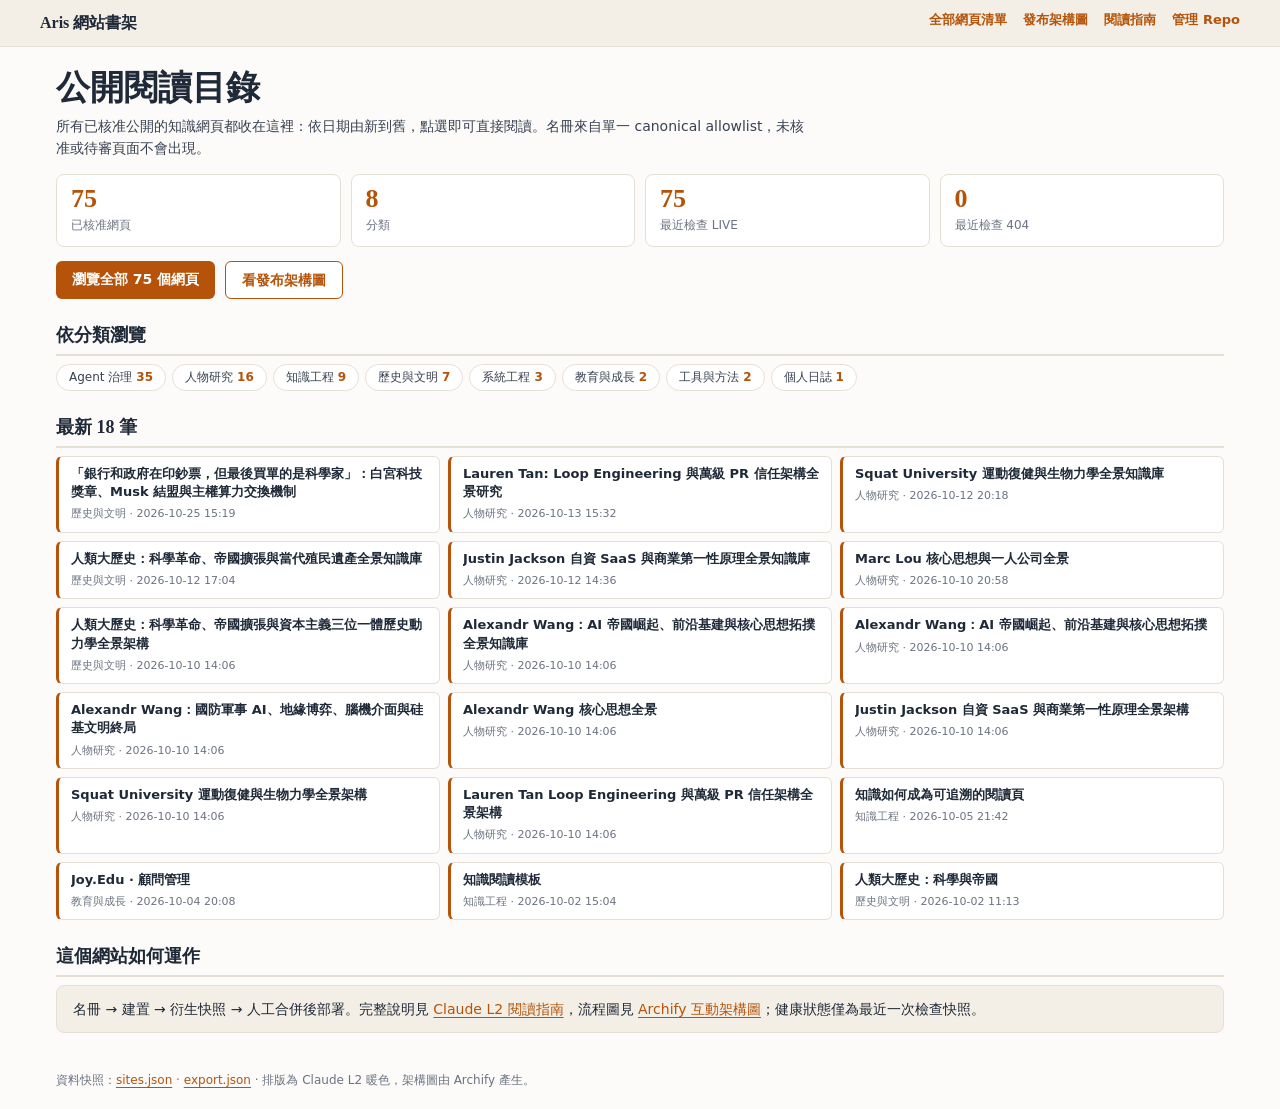
<file: site/index.html>
<!doctype html><html lang="zh-Hant"><head><meta charset="utf-8"><meta name="viewport" content="width=device-width, initial-scale=1"><title>Aris 網站書架</title><meta name="description" content="Aris 已核准公開網頁的閱讀入口與統整目錄。"><style>*{box-sizing:border-box}body{margin:0;background:#fcfbf9;color:#1f2937;font:14px/1.6 "Noto Sans TC",system-ui,-apple-system,sans-serif}a{color:#b45309;text-underline-offset:3px}a:focus-visible{outline:3px solid #f59e0b;outline-offset:2px}header{background:#f4efe6;border-bottom:1px solid #e5e0d5;padding:10px max(16px,calc((100vw - 1200px)/2));display:flex;justify-content:space-between;gap:12px;flex-wrap:wrap;font-size:13px}header .brand{font-family:Georgia,"Noto Serif TC",serif;font-weight:700;font-size:16px;color:#1f2937;text-decoration:none}nav a{margin-left:16px;text-decoration:none;font-weight:600}main{max-width:1200px;margin:auto;padding:20px 16px}h1{font-family:Georgia,"Noto Serif TC",serif;font-size:clamp(24px,4vw,34px);line-height:1.25;margin:0 0 6px}.lead{color:#374151;max-width:760px;margin:0 0 14px}.stats{display:grid;grid-template-columns:repeat(4,1fr);gap:10px;margin:14px 0}.stat{background:#fff;border:1px solid #e5e0d5;border-radius:8px;padding:10px 14px}.stat b{display:block;font-family:Georgia,serif;font-size:26px;color:#b45309;line-height:1.1}.stat span{font-size:12px;color:#6b7280}.cta{display:flex;gap:10px;flex-wrap:wrap;margin:6px 0 18px}.btn{display:inline-block;padding:7px 16px;border-radius:6px;background:#b45309;color:#fff;font-weight:650;text-decoration:none}.btn.alt{background:#fff;color:#b45309;border:1px solid #b45309}h2{font-family:Georgia,"Noto Serif TC",serif;font-size:18px;margin:22px 0 8px;padding-bottom:4px;border-bottom:2px solid #e5e0d5}.chips{display:flex;flex-wrap:wrap;gap:6px}.chip{background:#fff;border:1px solid #e5e0d5;border-radius:999px;padding:3px 12px;font-size:12px;text-decoration:none;color:#374151}.chip b{color:#b45309;margin-left:4px}.chip:hover{border-color:#b45309}.grid{display:grid;grid-template-columns:repeat(3,1fr);gap:8px}.card{display:block;background:#fff;border:1px solid #e5e0d5;border-left:3px solid #b45309;border-radius:6px;padding:8px 12px;text-decoration:none;color:#1f2937}.card:hover{background:#fff6e5}.card strong{display:block;font-size:13px;line-height:1.4;overflow:hidden;display:-webkit-box;-webkit-line-clamp:2;-webkit-box-orient:vertical}.card small{color:#6b7280;font-size:11px}.arch{background:#f4efe6;border:1px solid #e5e0d5;border-radius:8px;padding:12px 16px;margin-top:8px}footer{padding:18px 16px;max-width:1200px;margin:auto;font-size:12px;color:#6b7280}@media(max-width:800px){.stats{grid-template-columns:repeat(2,1fr)}.grid{grid-template-columns:1fr}nav a{margin-left:10px}}</style></head><body><header><a class="brand" href="./">Aris 網站書架</a><nav><a href="pages/">全部網頁清單</a><a href="architecture/">發布架構圖</a><a href="l2/site-portal-claude/">閱讀指南</a><a href="https://github.com/arislee1979-afk/50_github_learn">管理 Repo</a></nav></header><main><h1>公開閱讀目錄</h1><p class="lead">所有已核准公開的知識網頁都收在這裡：依日期由新到舊，點選即可直接閱讀。名冊來自單一 canonical allowlist，未核准或待審頁面不會出現。</p><div class="stats"><div class="stat"><b>75</b><span>已核准網頁</span></div><div class="stat"><b>8</b><span>分類</span></div><div class="stat"><b>75</b><span>最近檢查 LIVE</span></div><div class="stat"><b>0</b><span>最近檢查 404</span></div></div><div class="cta"><a class="btn" href="pages/">瀏覽全部 75 個網頁</a><a class="btn alt" href="architecture/">看發布架構圖</a></div><h2>依分類瀏覽</h2><div class="chips"><a class="chip" href="pages/?category=Agent%20%E6%B2%BB%E7%90%86">Agent 治理<b>35</b></a><a class="chip" href="pages/?category=%E4%BA%BA%E7%89%A9%E7%A0%94%E7%A9%B6">人物研究<b>16</b></a><a class="chip" href="pages/?category=%E7%9F%A5%E8%AD%98%E5%B7%A5%E7%A8%8B">知識工程<b>9</b></a><a class="chip" href="pages/?category=%E6%AD%B7%E5%8F%B2%E8%88%87%E6%96%87%E6%98%8E">歷史與文明<b>7</b></a><a class="chip" href="pages/?category=%E7%B3%BB%E7%B5%B1%E5%B7%A5%E7%A8%8B">系統工程<b>3</b></a><a class="chip" href="pages/?category=%E6%95%99%E8%82%B2%E8%88%87%E6%88%90%E9%95%B7">教育與成長<b>2</b></a><a class="chip" href="pages/?category=%E5%B7%A5%E5%85%B7%E8%88%87%E6%96%B9%E6%B3%95">工具與方法<b>2</b></a><a class="chip" href="pages/?category=%E5%80%8B%E4%BA%BA%E6%97%A5%E8%AA%8C">個人日誌<b>1</b></a></div><h2>最新 18 筆</h2><div class="grid"><a class="card" href="https://arislee1979-afk.github.io/74_aerospace_defense_research/15_scientists_foot_the_bill_white_house_medals_l1_light.html"><strong>「銀行和政府在印鈔票，但最後買單的是科學家」：白宮科技獎章、Musk 結盟與主權算力交換機制</strong><small>歷史與文明 · 2026-10-25 15:19</small></a><a class="card" href="https://arislee1979-afk.github.io/10_YT_knowledge/topics/10_loop-engineer-pr-study/presentation-claude/index.html"><strong>Lauren Tan: Loop Engineering 與萬級 PR 信任架構全景研究</strong><small>人物研究 · 2026-10-13 15:32</small></a><a class="card" href="https://arislee1979-afk.github.io/10_YT_knowledge/topics/09_SquatUniversity/presentation-claude/index.html"><strong>Squat University 運動復健與生物力學全景知識庫</strong><small>人物研究 · 2026-10-12 20:18</small></a><a class="card" href="https://arislee1979-afk.github.io/10_YT_knowledge/topics/02_human-history/presentation-claude/index.html"><strong>人類大歷史：科學革命、帝國擴張與當代殖民遺產全景知識庫</strong><small>歷史與文明 · 2026-10-12 17:04</small></a><a class="card" href="https://arislee1979-afk.github.io/10_YT_knowledge/topics/08_JustinJackson/presentation-claude/index.html"><strong>Justin Jackson 自資 SaaS 與商業第一性原理全景知識庫</strong><small>人物研究 · 2026-10-12 14:36</small></a><a class="card" href="https://arislee1979-afk.github.io/10_YT_knowledge/topics/05_MarcLou/presentation-claude/index-light.html"><strong>Marc Lou 核心思想與一人公司全景</strong><small>人物研究 · 2026-10-10 20:58</small></a><a class="card" href="https://arislee1979-afk.github.io/10_YT_knowledge/topics/02_human-history/l2/output/human-history-trinity.html"><strong>人類大歷史：科學革命、帝國擴張與資本主義三位一體歷史動力學全景架構</strong><small>歷史與文明 · 2026-10-10 14:06</small></a><a class="card" href="https://arislee1979-afk.github.io/10_YT_knowledge/topics/03_%20Alexandr_Wang/index.html"><strong>Alexandr Wang：AI 帝國崛起、前沿基建與核心思想拓撲全景知識庫</strong><small>人物研究 · 2026-10-10 14:06</small></a><a class="card" href="https://arislee1979-afk.github.io/10_YT_knowledge/topics/03_%20Alexandr_Wang/l2/claude/index.html"><strong>Alexandr Wang：AI 帝國崛起、前沿基建與核心思想拓撲</strong><small>人物研究 · 2026-10-10 14:06</small></a><a class="card" href="https://arislee1979-afk.github.io/10_YT_knowledge/topics/03_%20Alexandr_Wang/l2/output/alexandr-wang-defense-bci.html"><strong>Alexandr Wang：國防軍事 AI、地緣博弈、腦機介面與硅基文明終局</strong><small>人物研究 · 2026-10-10 14:06</small></a><a class="card" href="https://arislee1979-afk.github.io/10_YT_knowledge/topics/03_%20Alexandr_Wang/presentation-claude/index.html"><strong>Alexandr Wang 核心思想全景</strong><small>人物研究 · 2026-10-10 14:06</small></a><a class="card" href="https://arislee1979-afk.github.io/10_YT_knowledge/topics/08_JustinJackson/l2/output/justinjackson-system.html"><strong>Justin Jackson 自資 SaaS 與商業第一性原理全景架構</strong><small>人物研究 · 2026-10-10 14:06</small></a><a class="card" href="https://arislee1979-afk.github.io/10_YT_knowledge/topics/09_SquatUniversity/l2/output/squatuniversity-system.html"><strong>Squat University 運動復健與生物力學全景架構</strong><small>人物研究 · 2026-10-10 14:06</small></a><a class="card" href="https://arislee1979-afk.github.io/10_YT_knowledge/topics/10_loop-engineer-pr-study/l2/output/loop-engineer-system.html"><strong>Lauren Tan Loop Engineering 與萬級 PR 信任架構全景架構</strong><small>人物研究 · 2026-10-10 14:06</small></a><a class="card" href="https://arislee1979-afk.github.io/10_YT_knowledge/claude-knowledge-renderer/ab/claude/index.html"><strong>知識如何成為可追溯的閱讀頁</strong><small>知識工程 · 2026-10-05 21:42</small></a><a class="card" href="https://arislee1979-afk.github.io/91_joy_edu/07_%E5%AE%B6%E5%BA%AD%E5%8D%87%E5%AD%B8%E8%A6%8F%E5%8A%83%E5%A0%B1%E5%91%8A.html"><strong>Joy.Edu · 顧問管理</strong><small>教育與成長 · 2026-10-04 20:08</small></a><a class="card" href="https://arislee1979-afk.github.io/10_YT_knowledge/flash-ui-craft-chat-upload/templates/knowledge-reading.html"><strong>知識閱讀模板</strong><small>知識工程 · 2026-10-02 15:04</small></a><a class="card" href="https://arislee1979-afk.github.io/sapiens-science-empire/"><strong>人類大歷史：科學與帝國</strong><small>歷史與文明 · 2026-10-02 11:13</small></a></div><h2>這個網站如何運作</h2><div class="arch">名冊 → 建置 → 衍生快照 → 人工合併後部署。完整說明見 <a href="l2/site-portal-claude/">Claude L2 閱讀指南</a>，流程圖見 <a href="architecture/">Archify 互動架構圖</a>；健康狀態僅為最近一次檢查快照。</div></main><footer>資料快照：<a href="sites.json">sites.json</a> · <a href="export.json">export.json</a> · 排版為 Claude L2 暖色，架構圖由 Archify 產生。</footer></body></html>
</file>
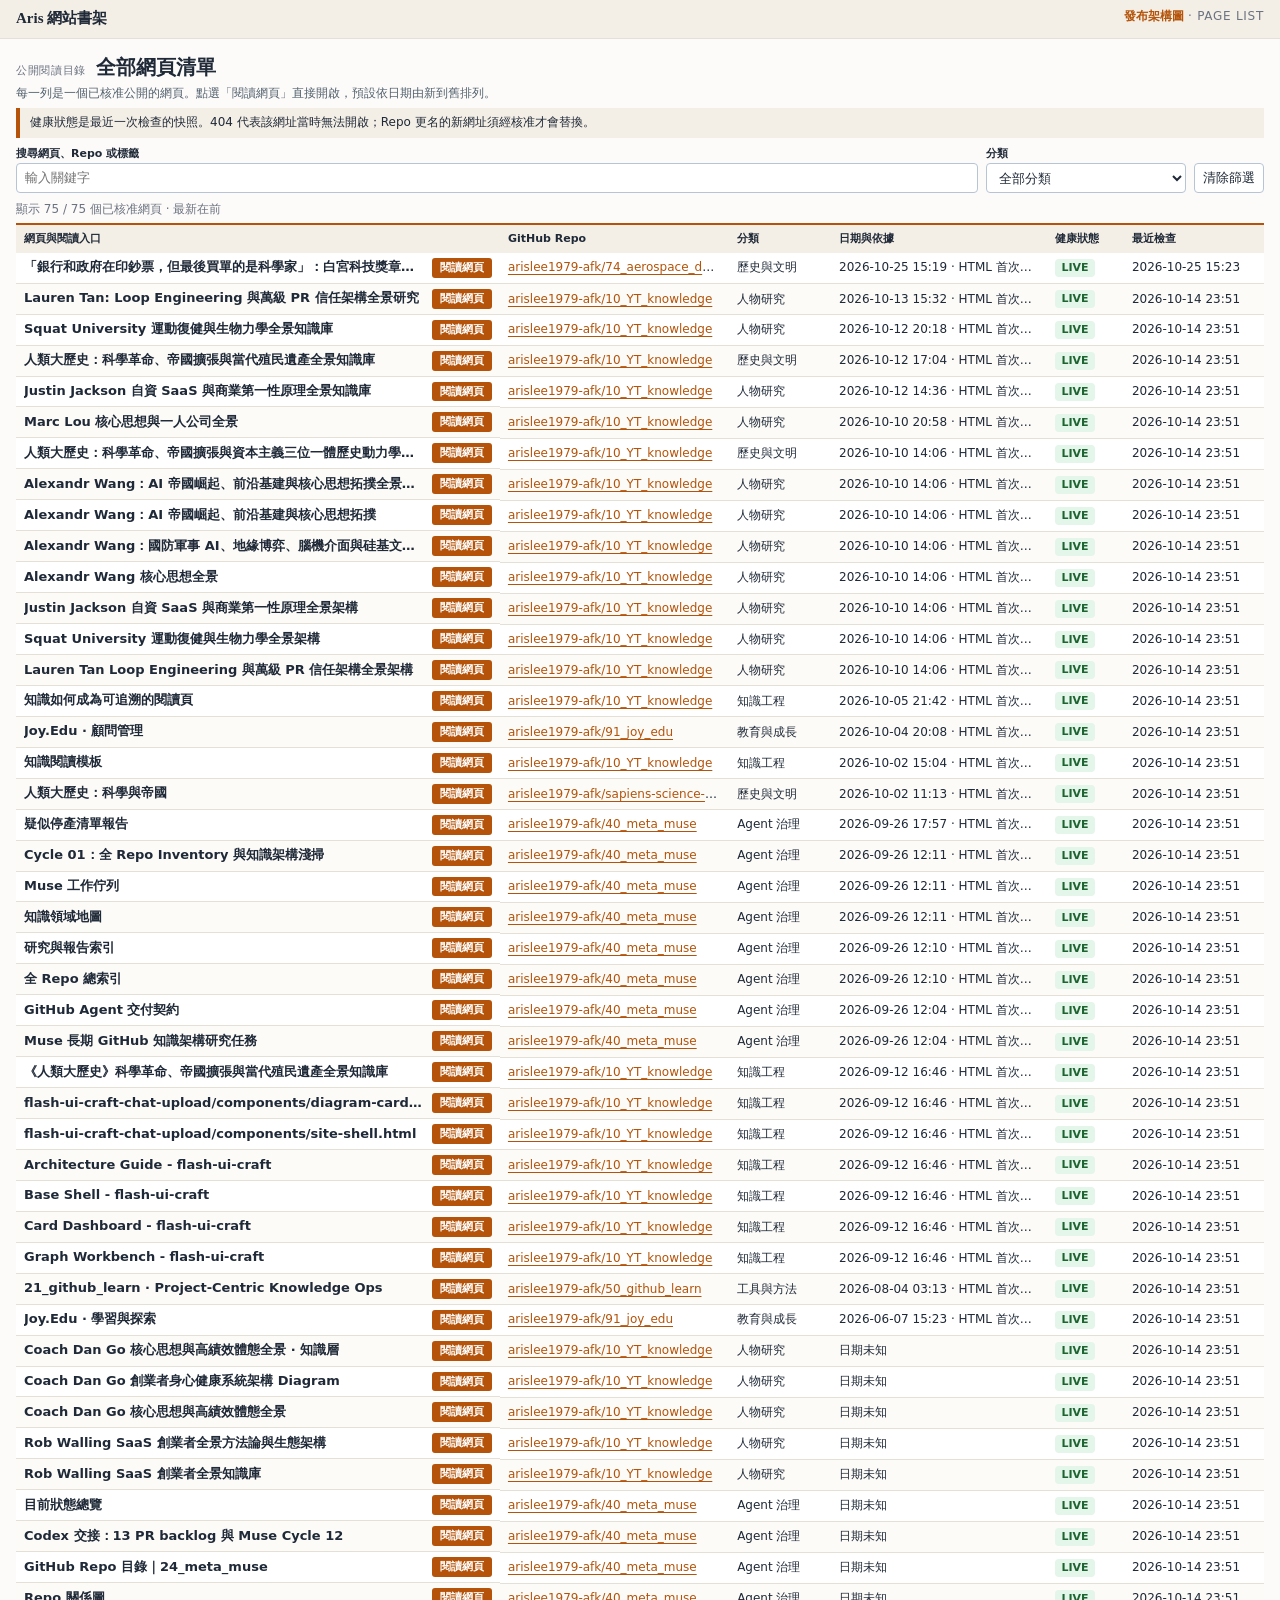
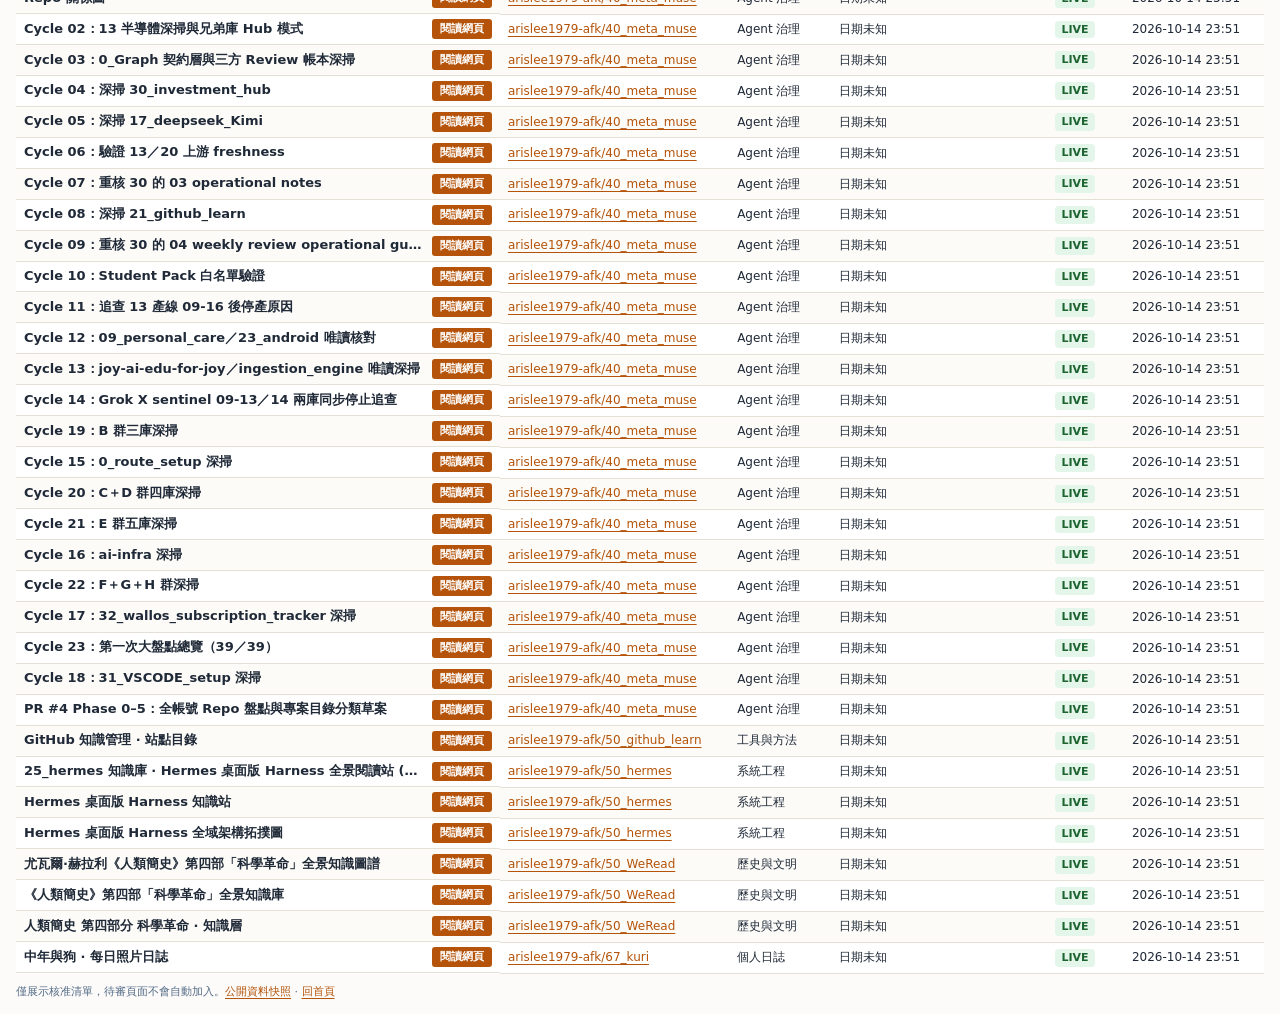
<file: site/pages/index.html>
<!doctype html>
<html lang="zh-Hant"><head><meta charset="utf-8"><meta name="viewport" content="width=device-width, initial-scale=1"><title>全部網頁清單 · Aris</title><meta name="description" content="Aris 已核准公開網頁清單。搜尋、分類與依日期排序的直接閱讀入口。"><link rel="stylesheet" href="list.css"><script src="list.js" defer></script></head>
<body><header><a class="brand" href="../">Aris 網站書架</a><span><a href="../architecture/">發布架構圖</a> · PAGE LIST</span></header><main><p class="eyebrow">公開閱讀目錄</p><h1>全部網頁清單</h1><p class="intro">每一列是一個已核准公開的網頁。點選「閱讀網頁」直接開啟，預設依日期由新到舊排列。</p><p class="notice">健康狀態是最近一次檢查的快照。404 代表該網址當時無法開啟；Repo 更名的新網址須經核准才會替換。</p>
<form id="filters" role="search" hidden><div><label for="search">搜尋網頁、Repo 或標籤</label><input id="search" type="search" placeholder="輸入關鍵字" autocomplete="off"></div><div><label for="category">分類</label><select id="category"><option value="">全部分類</option><option value="歷史與文明">歷史與文明</option><option value="人物研究">人物研究</option><option value="知識工程">知識工程</option><option value="教育與成長">教育與成長</option><option value="Agent 治理">Agent 治理</option><option value="工具與方法">工具與方法</option><option value="系統工程">系統工程</option><option value="個人日誌">個人日誌</option></select></div><button type="reset">清除篩選</button></form>
<p id="result-count" role="status" aria-live="polite">共 75 個已核准網頁 · 最新在前</p><noscript><p>所有網頁已列在下方；啟用 JavaScript 可使用搜尋與分類。</p></noscript>
<table><caption>已核准公開網頁，日期以台北時區顯示；未知日期置底。</caption><thead><tr><th scope="col">網頁與閱讀入口</th><th scope="col">GitHub Repo</th><th scope="col">分類</th><th scope="col">日期與依據</th><th scope="col">健康狀態</th><th scope="col">最近檢查</th></tr></thead><tbody><tr data-search="「銀行和政府在印鈔票，但最後買單的是科學家」：白宮科技獎章、musk 結盟與主權算力交換機制 arislee1979-afk/74_aerospace_defense_research 歷史與文明 74_aerospace_defense_research" data-category="歷史與文明"><td data-label="網頁與閱讀入口"><span class="page-name">「銀行和政府在印鈔票，但最後買單的是科學家」：白宮科技獎章、Musk 結盟與主權算力交換機制</span><a class="read" href="https://arislee1979-afk.github.io/74_aerospace_defense_research/15_scientists_foot_the_bill_white_house_medals_l1_light.html">閱讀網頁</a></td><td data-label="GitHub Repo"><a href="https://github.com/arislee1979-afk/74_aerospace_defense_research">arislee1979-afk/74_aerospace_defense_research</a></td><td data-label="分類">歷史與文明</td><td data-label="日期與依據">2026-10-25 15:19 · HTML 首次入庫<a class="date-source" href="https://github.com/arislee1979-afk/74_aerospace_defense_research/commit/f4ae6e08b4d0d308a1cf8767797b22cbf7e982af">日期證據</a></td><td data-label="健康狀態"><span class="badge live">LIVE</span></td><td data-label="最近檢查">2026-10-25 15:23</td></tr>
<tr data-search="lauren tan: loop engineering 與萬級 pr 信任架構全景研究 arislee1979-afk/10_yt_knowledge 人物研究 10_yt_knowledge" data-category="人物研究"><td data-label="網頁與閱讀入口"><span class="page-name">Lauren Tan: Loop Engineering 與萬級 PR 信任架構全景研究</span><a class="read" href="https://arislee1979-afk.github.io/10_YT_knowledge/topics/10_loop-engineer-pr-study/presentation-claude/index.html">閱讀網頁</a></td><td data-label="GitHub Repo"><a href="https://github.com/arislee1979-afk/10_YT_knowledge">arislee1979-afk/10_YT_knowledge</a></td><td data-label="分類">人物研究</td><td data-label="日期與依據">2026-10-13 15:32 · HTML 首次入庫<a class="date-source" href="https://github.com/arislee1979-afk/10_YT_knowledge/commit/a733043352638b47aca793ae4a410c0eb8ff0fa8">日期證據</a></td><td data-label="健康狀態"><span class="badge live">LIVE</span></td><td data-label="最近檢查">2026-10-14 23:51</td></tr>
<tr data-search="squat university 運動復健與生物力學全景知識庫 arislee1979-afk/10_yt_knowledge 人物研究 10_yt_knowledge" data-category="人物研究"><td data-label="網頁與閱讀入口"><span class="page-name">Squat University 運動復健與生物力學全景知識庫</span><a class="read" href="https://arislee1979-afk.github.io/10_YT_knowledge/topics/09_SquatUniversity/presentation-claude/index.html">閱讀網頁</a></td><td data-label="GitHub Repo"><a href="https://github.com/arislee1979-afk/10_YT_knowledge">arislee1979-afk/10_YT_knowledge</a></td><td data-label="分類">人物研究</td><td data-label="日期與依據">2026-10-12 20:18 · HTML 首次入庫<a class="date-source" href="https://github.com/arislee1979-afk/10_YT_knowledge/commit/991b808dd8c03acc85ce3a3458492a9735182f88">日期證據</a></td><td data-label="健康狀態"><span class="badge live">LIVE</span></td><td data-label="最近檢查">2026-10-14 23:51</td></tr>
<tr data-search="人類大歷史：科學革命、帝國擴張與當代殖民遺產全景知識庫 arislee1979-afk/10_yt_knowledge 歷史與文明 10_yt_knowledge" data-category="歷史與文明"><td data-label="網頁與閱讀入口"><span class="page-name">人類大歷史：科學革命、帝國擴張與當代殖民遺產全景知識庫</span><a class="read" href="https://arislee1979-afk.github.io/10_YT_knowledge/topics/02_human-history/presentation-claude/index.html">閱讀網頁</a></td><td data-label="GitHub Repo"><a href="https://github.com/arislee1979-afk/10_YT_knowledge">arislee1979-afk/10_YT_knowledge</a></td><td data-label="分類">歷史與文明</td><td data-label="日期與依據">2026-10-12 17:04 · HTML 首次入庫<a class="date-source" href="https://github.com/arislee1979-afk/10_YT_knowledge/commit/a908accea5aa0d498f8055298ae877cde008efd1">日期證據</a></td><td data-label="健康狀態"><span class="badge live">LIVE</span></td><td data-label="最近檢查">2026-10-14 23:51</td></tr>
<tr data-search="justin jackson 自資 saas 與商業第一性原理全景知識庫 arislee1979-afk/10_yt_knowledge 人物研究 10_yt_knowledge" data-category="人物研究"><td data-label="網頁與閱讀入口"><span class="page-name">Justin Jackson 自資 SaaS 與商業第一性原理全景知識庫</span><a class="read" href="https://arislee1979-afk.github.io/10_YT_knowledge/topics/08_JustinJackson/presentation-claude/index.html">閱讀網頁</a></td><td data-label="GitHub Repo"><a href="https://github.com/arislee1979-afk/10_YT_knowledge">arislee1979-afk/10_YT_knowledge</a></td><td data-label="分類">人物研究</td><td data-label="日期與依據">2026-10-12 14:36 · HTML 首次入庫<a class="date-source" href="https://github.com/arislee1979-afk/10_YT_knowledge/commit/85796c79d7333a065c16469c63a509330b2adaef">日期證據</a></td><td data-label="健康狀態"><span class="badge live">LIVE</span></td><td data-label="最近檢查">2026-10-14 23:51</td></tr>
<tr data-search="marc lou 核心思想與一人公司全景 arislee1979-afk/10_yt_knowledge 人物研究 10_yt_knowledge" data-category="人物研究"><td data-label="網頁與閱讀入口"><span class="page-name">Marc Lou 核心思想與一人公司全景</span><a class="read" href="https://arislee1979-afk.github.io/10_YT_knowledge/topics/05_MarcLou/presentation-claude/index-light.html">閱讀網頁</a></td><td data-label="GitHub Repo"><a href="https://github.com/arislee1979-afk/10_YT_knowledge">arislee1979-afk/10_YT_knowledge</a></td><td data-label="分類">人物研究</td><td data-label="日期與依據">2026-10-10 20:58 · HTML 首次入庫<a class="date-source" href="https://github.com/arislee1979-afk/10_YT_knowledge/commit/33525c24e83c7ddc257d4d274229d2bd9c08bdf8">日期證據</a></td><td data-label="健康狀態"><span class="badge live">LIVE</span></td><td data-label="最近檢查">2026-10-14 23:51</td></tr>
<tr data-search="人類大歷史：科學革命、帝國擴張與資本主義三位一體歷史動力學全景架構 arislee1979-afk/10_yt_knowledge 歷史與文明 10_yt_knowledge" data-category="歷史與文明"><td data-label="網頁與閱讀入口"><span class="page-name">人類大歷史：科學革命、帝國擴張與資本主義三位一體歷史動力學全景架構</span><a class="read" href="https://arislee1979-afk.github.io/10_YT_knowledge/topics/02_human-history/l2/output/human-history-trinity.html">閱讀網頁</a></td><td data-label="GitHub Repo"><a href="https://github.com/arislee1979-afk/10_YT_knowledge">arislee1979-afk/10_YT_knowledge</a></td><td data-label="分類">歷史與文明</td><td data-label="日期與依據">2026-10-10 14:06 · HTML 首次入庫<a class="date-source" href="https://github.com/arislee1979-afk/10_YT_knowledge/commit/6a34fe3deff3cf6718aaebdf945769981dab50b5">日期證據</a></td><td data-label="健康狀態"><span class="badge live">LIVE</span></td><td data-label="最近檢查">2026-10-14 23:51</td></tr>
<tr data-search="alexandr wang：ai 帝國崛起、前沿基建與核心思想拓撲全景知識庫 arislee1979-afk/10_yt_knowledge 人物研究 10_yt_knowledge" data-category="人物研究"><td data-label="網頁與閱讀入口"><span class="page-name">Alexandr Wang：AI 帝國崛起、前沿基建與核心思想拓撲全景知識庫</span><a class="read" href="https://arislee1979-afk.github.io/10_YT_knowledge/topics/03_%20Alexandr_Wang/index.html">閱讀網頁</a></td><td data-label="GitHub Repo"><a href="https://github.com/arislee1979-afk/10_YT_knowledge">arislee1979-afk/10_YT_knowledge</a></td><td data-label="分類">人物研究</td><td data-label="日期與依據">2026-10-10 14:06 · HTML 首次入庫<a class="date-source" href="https://github.com/arislee1979-afk/10_YT_knowledge/commit/6a34fe3deff3cf6718aaebdf945769981dab50b5">日期證據</a></td><td data-label="健康狀態"><span class="badge live">LIVE</span></td><td data-label="最近檢查">2026-10-14 23:51</td></tr>
<tr data-search="alexandr wang：ai 帝國崛起、前沿基建與核心思想拓撲 arislee1979-afk/10_yt_knowledge 人物研究 10_yt_knowledge" data-category="人物研究"><td data-label="網頁與閱讀入口"><span class="page-name">Alexandr Wang：AI 帝國崛起、前沿基建與核心思想拓撲</span><a class="read" href="https://arislee1979-afk.github.io/10_YT_knowledge/topics/03_%20Alexandr_Wang/l2/claude/index.html">閱讀網頁</a></td><td data-label="GitHub Repo"><a href="https://github.com/arislee1979-afk/10_YT_knowledge">arislee1979-afk/10_YT_knowledge</a></td><td data-label="分類">人物研究</td><td data-label="日期與依據">2026-10-10 14:06 · HTML 首次入庫<a class="date-source" href="https://github.com/arislee1979-afk/10_YT_knowledge/commit/6a34fe3deff3cf6718aaebdf945769981dab50b5">日期證據</a></td><td data-label="健康狀態"><span class="badge live">LIVE</span></td><td data-label="最近檢查">2026-10-14 23:51</td></tr>
<tr data-search="alexandr wang：國防軍事 ai、地緣博弈、腦機介面與硅基文明終局 arislee1979-afk/10_yt_knowledge 人物研究 10_yt_knowledge" data-category="人物研究"><td data-label="網頁與閱讀入口"><span class="page-name">Alexandr Wang：國防軍事 AI、地緣博弈、腦機介面與硅基文明終局</span><a class="read" href="https://arislee1979-afk.github.io/10_YT_knowledge/topics/03_%20Alexandr_Wang/l2/output/alexandr-wang-defense-bci.html">閱讀網頁</a></td><td data-label="GitHub Repo"><a href="https://github.com/arislee1979-afk/10_YT_knowledge">arislee1979-afk/10_YT_knowledge</a></td><td data-label="分類">人物研究</td><td data-label="日期與依據">2026-10-10 14:06 · HTML 首次入庫<a class="date-source" href="https://github.com/arislee1979-afk/10_YT_knowledge/commit/6a34fe3deff3cf6718aaebdf945769981dab50b5">日期證據</a></td><td data-label="健康狀態"><span class="badge live">LIVE</span></td><td data-label="最近檢查">2026-10-14 23:51</td></tr>
<tr data-search="alexandr wang 核心思想全景 arislee1979-afk/10_yt_knowledge 人物研究 10_yt_knowledge" data-category="人物研究"><td data-label="網頁與閱讀入口"><span class="page-name">Alexandr Wang 核心思想全景</span><a class="read" href="https://arislee1979-afk.github.io/10_YT_knowledge/topics/03_%20Alexandr_Wang/presentation-claude/index.html">閱讀網頁</a></td><td data-label="GitHub Repo"><a href="https://github.com/arislee1979-afk/10_YT_knowledge">arislee1979-afk/10_YT_knowledge</a></td><td data-label="分類">人物研究</td><td data-label="日期與依據">2026-10-10 14:06 · HTML 首次入庫<a class="date-source" href="https://github.com/arislee1979-afk/10_YT_knowledge/commit/6a34fe3deff3cf6718aaebdf945769981dab50b5">日期證據</a></td><td data-label="健康狀態"><span class="badge live">LIVE</span></td><td data-label="最近檢查">2026-10-14 23:51</td></tr>
<tr data-search="justin jackson 自資 saas 與商業第一性原理全景架構 arislee1979-afk/10_yt_knowledge 人物研究 10_yt_knowledge" data-category="人物研究"><td data-label="網頁與閱讀入口"><span class="page-name">Justin Jackson 自資 SaaS 與商業第一性原理全景架構</span><a class="read" href="https://arislee1979-afk.github.io/10_YT_knowledge/topics/08_JustinJackson/l2/output/justinjackson-system.html">閱讀網頁</a></td><td data-label="GitHub Repo"><a href="https://github.com/arislee1979-afk/10_YT_knowledge">arislee1979-afk/10_YT_knowledge</a></td><td data-label="分類">人物研究</td><td data-label="日期與依據">2026-10-10 14:06 · HTML 首次入庫<a class="date-source" href="https://github.com/arislee1979-afk/10_YT_knowledge/commit/6a34fe3deff3cf6718aaebdf945769981dab50b5">日期證據</a></td><td data-label="健康狀態"><span class="badge live">LIVE</span></td><td data-label="最近檢查">2026-10-14 23:51</td></tr>
<tr data-search="squat university 運動復健與生物力學全景架構 arislee1979-afk/10_yt_knowledge 人物研究 10_yt_knowledge" data-category="人物研究"><td data-label="網頁與閱讀入口"><span class="page-name">Squat University 運動復健與生物力學全景架構</span><a class="read" href="https://arislee1979-afk.github.io/10_YT_knowledge/topics/09_SquatUniversity/l2/output/squatuniversity-system.html">閱讀網頁</a></td><td data-label="GitHub Repo"><a href="https://github.com/arislee1979-afk/10_YT_knowledge">arislee1979-afk/10_YT_knowledge</a></td><td data-label="分類">人物研究</td><td data-label="日期與依據">2026-10-10 14:06 · HTML 首次入庫<a class="date-source" href="https://github.com/arislee1979-afk/10_YT_knowledge/commit/6a34fe3deff3cf6718aaebdf945769981dab50b5">日期證據</a></td><td data-label="健康狀態"><span class="badge live">LIVE</span></td><td data-label="最近檢查">2026-10-14 23:51</td></tr>
<tr data-search="lauren tan loop engineering 與萬級 pr 信任架構全景架構 arislee1979-afk/10_yt_knowledge 人物研究 10_yt_knowledge" data-category="人物研究"><td data-label="網頁與閱讀入口"><span class="page-name">Lauren Tan Loop Engineering 與萬級 PR 信任架構全景架構</span><a class="read" href="https://arislee1979-afk.github.io/10_YT_knowledge/topics/10_loop-engineer-pr-study/l2/output/loop-engineer-system.html">閱讀網頁</a></td><td data-label="GitHub Repo"><a href="https://github.com/arislee1979-afk/10_YT_knowledge">arislee1979-afk/10_YT_knowledge</a></td><td data-label="分類">人物研究</td><td data-label="日期與依據">2026-10-10 14:06 · HTML 首次入庫<a class="date-source" href="https://github.com/arislee1979-afk/10_YT_knowledge/commit/6a34fe3deff3cf6718aaebdf945769981dab50b5">日期證據</a></td><td data-label="健康狀態"><span class="badge live">LIVE</span></td><td data-label="最近檢查">2026-10-14 23:51</td></tr>
<tr data-search="知識如何成為可追溯的閱讀頁 arislee1979-afk/10_yt_knowledge 知識工程 10_yt_knowledge" data-category="知識工程"><td data-label="網頁與閱讀入口"><span class="page-name">知識如何成為可追溯的閱讀頁</span><a class="read" href="https://arislee1979-afk.github.io/10_YT_knowledge/claude-knowledge-renderer/ab/claude/index.html">閱讀網頁</a></td><td data-label="GitHub Repo"><a href="https://github.com/arislee1979-afk/10_YT_knowledge">arislee1979-afk/10_YT_knowledge</a></td><td data-label="分類">知識工程</td><td data-label="日期與依據">2026-10-05 21:42 · HTML 首次入庫<a class="date-source" href="https://github.com/arislee1979-afk/10_YT_knowledge/commit/ca8ba2a23d75001a65a6630971fdf2ad5e2ec9d3">日期證據</a></td><td data-label="健康狀態"><span class="badge live">LIVE</span></td><td data-label="最近檢查">2026-10-14 23:51</td></tr>
<tr data-search="joy.edu · 顧問管理 arislee1979-afk/91_joy_edu 教育與成長 91_joy_edu" data-category="教育與成長"><td data-label="網頁與閱讀入口"><span class="page-name">Joy.Edu · 顧問管理</span><a class="read" href="https://arislee1979-afk.github.io/91_joy_edu/07_%E5%AE%B6%E5%BA%AD%E5%8D%87%E5%AD%B8%E8%A6%8F%E5%8A%83%E5%A0%B1%E5%91%8A.html">閱讀網頁</a></td><td data-label="GitHub Repo"><a href="https://github.com/arislee1979-afk/91_joy_edu">arislee1979-afk/91_joy_edu</a></td><td data-label="分類">教育與成長</td><td data-label="日期與依據">2026-10-04 20:08 · HTML 首次入庫<a class="date-source" href="https://github.com/arislee1979-afk/91_joy_edu/commit/d933b06b2039db461784b911c64c2158dfbb4cc9">日期證據</a></td><td data-label="健康狀態"><span class="badge live">LIVE</span></td><td data-label="最近檢查">2026-10-14 23:51</td></tr>
<tr data-search="知識閱讀模板 arislee1979-afk/10_yt_knowledge 知識工程 10_yt_knowledge" data-category="知識工程"><td data-label="網頁與閱讀入口"><span class="page-name">知識閱讀模板</span><a class="read" href="https://arislee1979-afk.github.io/10_YT_knowledge/flash-ui-craft-chat-upload/templates/knowledge-reading.html">閱讀網頁</a></td><td data-label="GitHub Repo"><a href="https://github.com/arislee1979-afk/10_YT_knowledge">arislee1979-afk/10_YT_knowledge</a></td><td data-label="分類">知識工程</td><td data-label="日期與依據">2026-10-02 15:04 · HTML 首次入庫<a class="date-source" href="https://github.com/arislee1979-afk/10_YT_knowledge/commit/85c2bd76910ded445763782e91a41b3b326037d3">日期證據</a></td><td data-label="健康狀態"><span class="badge live">LIVE</span></td><td data-label="最近檢查">2026-10-14 23:51</td></tr>
<tr data-search="人類大歷史：科學與帝國 arislee1979-afk/sapiens-science-empire 歷史與文明 sapiens-science-empire" data-category="歷史與文明"><td data-label="網頁與閱讀入口"><span class="page-name">人類大歷史：科學與帝國</span><a class="read" href="https://arislee1979-afk.github.io/sapiens-science-empire/">閱讀網頁</a></td><td data-label="GitHub Repo"><a href="https://github.com/arislee1979-afk/sapiens-science-empire">arislee1979-afk/sapiens-science-empire</a></td><td data-label="分類">歷史與文明</td><td data-label="日期與依據">2026-10-02 11:13 · HTML 首次入庫<a class="date-source" href="https://github.com/arislee1979-afk/sapiens-science-empire/commit/c4164cab930c4033fac305747f57aa6f249437af">日期證據</a></td><td data-label="健康狀態"><span class="badge live">LIVE</span></td><td data-label="最近檢查">2026-10-14 23:51</td></tr>
<tr data-search="疑似停產清單報告 arislee1979-afk/40_meta_muse agent 治理 40_meta_muse" data-category="Agent 治理"><td data-label="網頁與閱讀入口"><span class="page-name">疑似停產清單報告</span><a class="read" href="https://arislee1979-afk.github.io/40_meta_muse/reports/20260926_%E5%81%9C%E7%94%A2%E6%B8%85%E5%96%AE%E5%A0%B1%E5%91%8A.html">閱讀網頁</a></td><td data-label="GitHub Repo"><a href="https://github.com/arislee1979-afk/40_meta_muse">arislee1979-afk/40_meta_muse</a></td><td data-label="分類">Agent 治理</td><td data-label="日期與依據">2026-09-26 17:57 · HTML 首次入庫<a class="date-source" href="https://github.com/arislee1979-afk/40_meta_muse/commit/952daf05962e38a3b8d8c097dbf1db75ac7d1e14">日期證據</a></td><td data-label="健康狀態"><span class="badge live">LIVE</span></td><td data-label="最近檢查">2026-10-14 23:51</td></tr>
<tr data-search="cycle 01：全 repo inventory 與知識架構淺掃 arislee1979-afk/40_meta_muse agent 治理 40_meta_muse" data-category="Agent 治理"><td data-label="網頁與閱讀入口"><span class="page-name">Cycle 01：全 Repo Inventory 與知識架構淺掃</span><a class="read" href="https://arislee1979-afk.github.io/40_meta_muse/reports/research/20260926_1206_Cycle01_%E5%85%A8RepoInventory%E8%88%87%E7%9F%A5%E8%AD%98%E6%9E%B6%E6%A7%8B%E6%B7%BA%E6%8E%83.html">閱讀網頁</a></td><td data-label="GitHub Repo"><a href="https://github.com/arislee1979-afk/40_meta_muse">arislee1979-afk/40_meta_muse</a></td><td data-label="分類">Agent 治理</td><td data-label="日期與依據">2026-09-26 12:11 · HTML 首次入庫<a class="date-source" href="https://github.com/arislee1979-afk/40_meta_muse/commit/c8af80dadf49cf277f55d7413c496baa8f6348fc">日期證據</a></td><td data-label="健康狀態"><span class="badge live">LIVE</span></td><td data-label="最近檢查">2026-10-14 23:51</td></tr>
<tr data-search="muse 工作佇列 arislee1979-afk/40_meta_muse agent 治理 40_meta_muse" data-category="Agent 治理"><td data-label="網頁與閱讀入口"><span class="page-name">Muse 工作佇列</span><a class="read" href="https://arislee1979-afk.github.io/40_meta_muse/reports/06_Muse%E5%B7%A5%E4%BD%9C%E4%BD%87%E5%88%97.html">閱讀網頁</a></td><td data-label="GitHub Repo"><a href="https://github.com/arislee1979-afk/40_meta_muse">arislee1979-afk/40_meta_muse</a></td><td data-label="分類">Agent 治理</td><td data-label="日期與依據">2026-09-26 12:11 · HTML 首次入庫<a class="date-source" href="https://github.com/arislee1979-afk/40_meta_muse/commit/c17e3b1a1db78aa4d72194f5d278f9d94ceb3ac7">日期證據</a></td><td data-label="健康狀態"><span class="badge live">LIVE</span></td><td data-label="最近檢查">2026-10-14 23:51</td></tr>
<tr data-search="知識領域地圖 arislee1979-afk/40_meta_muse agent 治理 40_meta_muse" data-category="Agent 治理"><td data-label="網頁與閱讀入口"><span class="page-name">知識領域地圖</span><a class="read" href="https://arislee1979-afk.github.io/40_meta_muse/reports/05_%E7%9F%A5%E8%AD%98%E9%A0%98%E5%9F%9F%E5%9C%B0%E5%9C%96.html">閱讀網頁</a></td><td data-label="GitHub Repo"><a href="https://github.com/arislee1979-afk/40_meta_muse">arislee1979-afk/40_meta_muse</a></td><td data-label="分類">Agent 治理</td><td data-label="日期與依據">2026-09-26 12:11 · HTML 首次入庫<a class="date-source" href="https://github.com/arislee1979-afk/40_meta_muse/commit/4131c7b965f7b0868e0a04d15a46648385f14d07">日期證據</a></td><td data-label="健康狀態"><span class="badge live">LIVE</span></td><td data-label="最近檢查">2026-10-14 23:51</td></tr>
<tr data-search="研究與報告索引 arislee1979-afk/40_meta_muse agent 治理 40_meta_muse" data-category="Agent 治理"><td data-label="網頁與閱讀入口"><span class="page-name">研究與報告索引</span><a class="read" href="https://arislee1979-afk.github.io/40_meta_muse/reports/04_%E7%A0%94%E7%A9%B6%E8%88%87%E5%A0%B1%E5%91%8A%E7%B4%A2%E5%BC%95.html">閱讀網頁</a></td><td data-label="GitHub Repo"><a href="https://github.com/arislee1979-afk/40_meta_muse">arislee1979-afk/40_meta_muse</a></td><td data-label="分類">Agent 治理</td><td data-label="日期與依據">2026-09-26 12:10 · HTML 首次入庫<a class="date-source" href="https://github.com/arislee1979-afk/40_meta_muse/commit/2b9c10d366fa618b9414442702b417dff117f020">日期證據</a></td><td data-label="健康狀態"><span class="badge live">LIVE</span></td><td data-label="最近檢查">2026-10-14 23:51</td></tr>
<tr data-search="全 repo 總索引 arislee1979-afk/40_meta_muse agent 治理 40_meta_muse" data-category="Agent 治理"><td data-label="網頁與閱讀入口"><span class="page-name">全 Repo 總索引</span><a class="read" href="https://arislee1979-afk.github.io/40_meta_muse/reports/03_%E5%85%A8Repo%E7%B8%BD%E7%B4%A2%E5%BC%95.html">閱讀網頁</a></td><td data-label="GitHub Repo"><a href="https://github.com/arislee1979-afk/40_meta_muse">arislee1979-afk/40_meta_muse</a></td><td data-label="分類">Agent 治理</td><td data-label="日期與依據">2026-09-26 12:10 · HTML 首次入庫<a class="date-source" href="https://github.com/arislee1979-afk/40_meta_muse/commit/e91b455a75b4162ead5b2b6e91cc2e14505a4777">日期證據</a></td><td data-label="健康狀態"><span class="badge live">LIVE</span></td><td data-label="最近檢查">2026-10-14 23:51</td></tr>
<tr data-search="github agent 交付契約 arislee1979-afk/40_meta_muse agent 治理 40_meta_muse" data-category="Agent 治理"><td data-label="網頁與閱讀入口"><span class="page-name">GitHub Agent 交付契約</span><a class="read" href="https://arislee1979-afk.github.io/40_meta_muse/GITHUB_DELIVERY_CONTRACT.html">閱讀網頁</a></td><td data-label="GitHub Repo"><a href="https://github.com/arislee1979-afk/40_meta_muse">arislee1979-afk/40_meta_muse</a></td><td data-label="分類">Agent 治理</td><td data-label="日期與依據">2026-09-26 12:04 · HTML 首次入庫<a class="date-source" href="https://github.com/arislee1979-afk/40_meta_muse/commit/dc3e0e2d0f49c5ac8b61fe62428848b346f12154">日期證據</a></td><td data-label="健康狀態"><span class="badge live">LIVE</span></td><td data-label="最近檢查">2026-10-14 23:51</td></tr>
<tr data-search="muse 長期 github 知識架構研究任務 arislee1979-afk/40_meta_muse agent 治理 40_meta_muse" data-category="Agent 治理"><td data-label="網頁與閱讀入口"><span class="page-name">Muse 長期 GitHub 知識架構研究任務</span><a class="read" href="https://arislee1979-afk.github.io/40_meta_muse/reports/briefings/20260926_Muse_30%E5%88%86%E9%90%98GitHub%E7%9F%A5%E8%AD%98%E6%9E%B6%E6%A7%8B%E7%A0%94%E7%A9%B6.html">閱讀網頁</a></td><td data-label="GitHub Repo"><a href="https://github.com/arislee1979-afk/40_meta_muse">arislee1979-afk/40_meta_muse</a></td><td data-label="分類">Agent 治理</td><td data-label="日期與依據">2026-09-26 12:04 · HTML 首次入庫<a class="date-source" href="https://github.com/arislee1979-afk/40_meta_muse/commit/dc3e0e2d0f49c5ac8b61fe62428848b346f12154">日期證據</a></td><td data-label="健康狀態"><span class="badge live">LIVE</span></td><td data-label="最近檢查">2026-10-14 23:51</td></tr>
<tr data-search="《人類大歷史》科學革命、帝國擴張與當代殖民遺產全景知識庫 arislee1979-afk/10_yt_knowledge 知識工程 10_yt_knowledge" data-category="知識工程"><td data-label="網頁與閱讀入口"><span class="page-name">《人類大歷史》科學革命、帝國擴張與當代殖民遺產全景知識庫</span><a class="read" href="https://arislee1979-afk.github.io/10_YT_knowledge/">閱讀網頁</a></td><td data-label="GitHub Repo"><a href="https://github.com/arislee1979-afk/10_YT_knowledge">arislee1979-afk/10_YT_knowledge</a></td><td data-label="分類">知識工程</td><td data-label="日期與依據">2026-09-12 16:46 · HTML 首次入庫<a class="date-source" href="https://github.com/arislee1979-afk/10_YT_knowledge/commit/2166d3117c5cabcdb12ad7a3ea083446ed4b8a08">日期證據</a></td><td data-label="健康狀態"><span class="badge live">LIVE</span></td><td data-label="最近檢查">2026-10-14 23:51</td></tr>
<tr data-search="flash-ui-craft-chat-upload/components/diagram-card.html arislee1979-afk/10_yt_knowledge 知識工程 10_yt_knowledge" data-category="知識工程"><td data-label="網頁與閱讀入口"><span class="page-name">flash-ui-craft-chat-upload/components/diagram-card.html</span><a class="read" href="https://arislee1979-afk.github.io/10_YT_knowledge/flash-ui-craft-chat-upload/components/diagram-card.html">閱讀網頁</a></td><td data-label="GitHub Repo"><a href="https://github.com/arislee1979-afk/10_YT_knowledge">arislee1979-afk/10_YT_knowledge</a></td><td data-label="分類">知識工程</td><td data-label="日期與依據">2026-09-12 16:46 · HTML 首次入庫<a class="date-source" href="https://github.com/arislee1979-afk/10_YT_knowledge/commit/2166d3117c5cabcdb12ad7a3ea083446ed4b8a08">日期證據</a></td><td data-label="健康狀態"><span class="badge live">LIVE</span></td><td data-label="最近檢查">2026-10-14 23:51</td></tr>
<tr data-search="flash-ui-craft-chat-upload/components/site-shell.html arislee1979-afk/10_yt_knowledge 知識工程 10_yt_knowledge" data-category="知識工程"><td data-label="網頁與閱讀入口"><span class="page-name">flash-ui-craft-chat-upload/components/site-shell.html</span><a class="read" href="https://arislee1979-afk.github.io/10_YT_knowledge/flash-ui-craft-chat-upload/components/site-shell.html">閱讀網頁</a></td><td data-label="GitHub Repo"><a href="https://github.com/arislee1979-afk/10_YT_knowledge">arislee1979-afk/10_YT_knowledge</a></td><td data-label="分類">知識工程</td><td data-label="日期與依據">2026-09-12 16:46 · HTML 首次入庫<a class="date-source" href="https://github.com/arislee1979-afk/10_YT_knowledge/commit/2166d3117c5cabcdb12ad7a3ea083446ed4b8a08">日期證據</a></td><td data-label="健康狀態"><span class="badge live">LIVE</span></td><td data-label="最近檢查">2026-10-14 23:51</td></tr>
<tr data-search="architecture guide - flash-ui-craft arislee1979-afk/10_yt_knowledge 知識工程 10_yt_knowledge" data-category="知識工程"><td data-label="網頁與閱讀入口"><span class="page-name">Architecture Guide - flash-ui-craft</span><a class="read" href="https://arislee1979-afk.github.io/10_YT_knowledge/flash-ui-craft-chat-upload/templates/architecture-guide.html">閱讀網頁</a></td><td data-label="GitHub Repo"><a href="https://github.com/arislee1979-afk/10_YT_knowledge">arislee1979-afk/10_YT_knowledge</a></td><td data-label="分類">知識工程</td><td data-label="日期與依據">2026-09-12 16:46 · HTML 首次入庫<a class="date-source" href="https://github.com/arislee1979-afk/10_YT_knowledge/commit/2166d3117c5cabcdb12ad7a3ea083446ed4b8a08">日期證據</a></td><td data-label="健康狀態"><span class="badge live">LIVE</span></td><td data-label="最近檢查">2026-10-14 23:51</td></tr>
<tr data-search="base shell - flash-ui-craft arislee1979-afk/10_yt_knowledge 知識工程 10_yt_knowledge" data-category="知識工程"><td data-label="網頁與閱讀入口"><span class="page-name">Base Shell - flash-ui-craft</span><a class="read" href="https://arislee1979-afk.github.io/10_YT_knowledge/flash-ui-craft-chat-upload/templates/base.html">閱讀網頁</a></td><td data-label="GitHub Repo"><a href="https://github.com/arislee1979-afk/10_YT_knowledge">arislee1979-afk/10_YT_knowledge</a></td><td data-label="分類">知識工程</td><td data-label="日期與依據">2026-09-12 16:46 · HTML 首次入庫<a class="date-source" href="https://github.com/arislee1979-afk/10_YT_knowledge/commit/2166d3117c5cabcdb12ad7a3ea083446ed4b8a08">日期證據</a></td><td data-label="健康狀態"><span class="badge live">LIVE</span></td><td data-label="最近檢查">2026-10-14 23:51</td></tr>
<tr data-search="card dashboard - flash-ui-craft arislee1979-afk/10_yt_knowledge 知識工程 10_yt_knowledge" data-category="知識工程"><td data-label="網頁與閱讀入口"><span class="page-name">Card Dashboard - flash-ui-craft</span><a class="read" href="https://arislee1979-afk.github.io/10_YT_knowledge/flash-ui-craft-chat-upload/templates/card-dashboard.html">閱讀網頁</a></td><td data-label="GitHub Repo"><a href="https://github.com/arislee1979-afk/10_YT_knowledge">arislee1979-afk/10_YT_knowledge</a></td><td data-label="分類">知識工程</td><td data-label="日期與依據">2026-09-12 16:46 · HTML 首次入庫<a class="date-source" href="https://github.com/arislee1979-afk/10_YT_knowledge/commit/2166d3117c5cabcdb12ad7a3ea083446ed4b8a08">日期證據</a></td><td data-label="健康狀態"><span class="badge live">LIVE</span></td><td data-label="最近檢查">2026-10-14 23:51</td></tr>
<tr data-search="graph workbench - flash-ui-craft arislee1979-afk/10_yt_knowledge 知識工程 10_yt_knowledge" data-category="知識工程"><td data-label="網頁與閱讀入口"><span class="page-name">Graph Workbench - flash-ui-craft</span><a class="read" href="https://arislee1979-afk.github.io/10_YT_knowledge/flash-ui-craft-chat-upload/templates/graph-workbench.html">閱讀網頁</a></td><td data-label="GitHub Repo"><a href="https://github.com/arislee1979-afk/10_YT_knowledge">arislee1979-afk/10_YT_knowledge</a></td><td data-label="分類">知識工程</td><td data-label="日期與依據">2026-09-12 16:46 · HTML 首次入庫<a class="date-source" href="https://github.com/arislee1979-afk/10_YT_knowledge/commit/2166d3117c5cabcdb12ad7a3ea083446ed4b8a08">日期證據</a></td><td data-label="健康狀態"><span class="badge live">LIVE</span></td><td data-label="最近檢查">2026-10-14 23:51</td></tr>
<tr data-search="21_github_learn · project-centric knowledge ops arislee1979-afk/50_github_learn 工具與方法 50_github_learn" data-category="工具與方法"><td data-label="網頁與閱讀入口"><span class="page-name">21_github_learn · Project-Centric Knowledge Ops</span><a class="read" href="https://arislee1979-afk.github.io/50_github_learn/">閱讀網頁</a></td><td data-label="GitHub Repo"><a href="https://github.com/arislee1979-afk/50_github_learn">arislee1979-afk/50_github_learn</a></td><td data-label="分類">工具與方法</td><td data-label="日期與依據">2026-08-04 03:13 · HTML 首次入庫<a class="date-source" href="https://github.com/arislee1979-afk/50_github_learn/commit/5637c68a1af1936934fce58467bfdb6370991858">日期證據</a></td><td data-label="健康狀態"><span class="badge live">LIVE</span></td><td data-label="最近檢查">2026-10-14 23:51</td></tr>
<tr data-search="joy.edu · 學習與探索 arislee1979-afk/91_joy_edu 教育與成長 91_joy_edu" data-category="教育與成長"><td data-label="網頁與閱讀入口"><span class="page-name">Joy.Edu · 學習與探索</span><a class="read" href="https://arislee1979-afk.github.io/91_joy_edu/">閱讀網頁</a></td><td data-label="GitHub Repo"><a href="https://github.com/arislee1979-afk/91_joy_edu">arislee1979-afk/91_joy_edu</a></td><td data-label="分類">教育與成長</td><td data-label="日期與依據">2026-06-07 15:23 · HTML 首次入庫<a class="date-source" href="https://github.com/arislee1979-afk/91_joy_edu/commit/e792c35f9c900a507023e84e413438fef85a5744">日期證據</a></td><td data-label="健康狀態"><span class="badge live">LIVE</span></td><td data-label="最近檢查">2026-10-14 23:51</td></tr>
<tr data-search="coach dan go 核心思想與高績效體態全景 · 知識層 arislee1979-afk/10_yt_knowledge 人物研究 10_yt_knowledge" data-category="人物研究"><td data-label="網頁與閱讀入口"><span class="page-name">Coach Dan Go 核心思想與高績效體態全景 · 知識層</span><a class="read" href="https://arislee1979-afk.github.io/10_YT_knowledge/topics/06_CoachDanGo/index.html">閱讀網頁</a></td><td data-label="GitHub Repo"><a href="https://github.com/arislee1979-afk/10_YT_knowledge">arislee1979-afk/10_YT_knowledge</a></td><td data-label="分類">人物研究</td><td data-label="日期與依據">日期未知</td><td data-label="健康狀態"><span class="badge live">LIVE</span></td><td data-label="最近檢查">2026-10-14 23:51</td></tr>
<tr data-search="coach dan go 創業者身心健康系統架構 diagram arislee1979-afk/10_yt_knowledge 人物研究 10_yt_knowledge" data-category="人物研究"><td data-label="網頁與閱讀入口"><span class="page-name">Coach Dan Go 創業者身心健康系統架構 Diagram</span><a class="read" href="https://arislee1979-afk.github.io/10_YT_knowledge/topics/06_CoachDanGo/l2/output/coachdango-system.html">閱讀網頁</a></td><td data-label="GitHub Repo"><a href="https://github.com/arislee1979-afk/10_YT_knowledge">arislee1979-afk/10_YT_knowledge</a></td><td data-label="分類">人物研究</td><td data-label="日期與依據">日期未知</td><td data-label="健康狀態"><span class="badge live">LIVE</span></td><td data-label="最近檢查">2026-10-14 23:51</td></tr>
<tr data-search="coach dan go 核心思想與高績效體態全景 arislee1979-afk/10_yt_knowledge 人物研究 10_yt_knowledge" data-category="人物研究"><td data-label="網頁與閱讀入口"><span class="page-name">Coach Dan Go 核心思想與高績效體態全景</span><a class="read" href="https://arislee1979-afk.github.io/10_YT_knowledge/topics/06_CoachDanGo/presentation-claude/index.html">閱讀網頁</a></td><td data-label="GitHub Repo"><a href="https://github.com/arislee1979-afk/10_YT_knowledge">arislee1979-afk/10_YT_knowledge</a></td><td data-label="分類">人物研究</td><td data-label="日期與依據">日期未知</td><td data-label="健康狀態"><span class="badge live">LIVE</span></td><td data-label="最近檢查">2026-10-14 23:51</td></tr>
<tr data-search="rob walling saas 創業者全景方法論與生態架構 arislee1979-afk/10_yt_knowledge 人物研究 10_yt_knowledge" data-category="人物研究"><td data-label="網頁與閱讀入口"><span class="page-name">Rob Walling SaaS 創業者全景方法論與生態架構</span><a class="read" href="https://arislee1979-afk.github.io/10_YT_knowledge/topics/07_RobWalling/l2/output/robwalling-system.html">閱讀網頁</a></td><td data-label="GitHub Repo"><a href="https://github.com/arislee1979-afk/10_YT_knowledge">arislee1979-afk/10_YT_knowledge</a></td><td data-label="分類">人物研究</td><td data-label="日期與依據">日期未知</td><td data-label="健康狀態"><span class="badge live">LIVE</span></td><td data-label="最近檢查">2026-10-14 23:51</td></tr>
<tr data-search="rob walling saas 創業者全景知識庫 arislee1979-afk/10_yt_knowledge 人物研究 10_yt_knowledge" data-category="人物研究"><td data-label="網頁與閱讀入口"><span class="page-name">Rob Walling SaaS 創業者全景知識庫</span><a class="read" href="https://arislee1979-afk.github.io/10_YT_knowledge/topics/07_RobWalling/presentation-claude/index.html">閱讀網頁</a></td><td data-label="GitHub Repo"><a href="https://github.com/arislee1979-afk/10_YT_knowledge">arislee1979-afk/10_YT_knowledge</a></td><td data-label="分類">人物研究</td><td data-label="日期與依據">日期未知</td><td data-label="健康狀態"><span class="badge live">LIVE</span></td><td data-label="最近檢查">2026-10-14 23:51</td></tr>
<tr data-search="目前狀態總覽 arislee1979-afk/40_meta_muse agent 治理 40_meta_muse" data-category="Agent 治理"><td data-label="網頁與閱讀入口"><span class="page-name">目前狀態總覽</span><a class="read" href="https://arislee1979-afk.github.io/40_meta_muse/">閱讀網頁</a></td><td data-label="GitHub Repo"><a href="https://github.com/arislee1979-afk/40_meta_muse">arislee1979-afk/40_meta_muse</a></td><td data-label="分類">Agent 治理</td><td data-label="日期與依據">日期未知</td><td data-label="健康狀態"><span class="badge live">LIVE</span></td><td data-label="最近檢查">2026-10-14 23:51</td></tr>
<tr data-search="codex 交接：13 pr backlog 與 muse cycle 12 arislee1979-afk/40_meta_muse agent 治理 40_meta_muse" data-category="Agent 治理"><td data-label="網頁與閱讀入口"><span class="page-name">Codex 交接：13 PR backlog 與 Muse Cycle 12</span><a class="read" href="https://arislee1979-afk.github.io/40_meta_muse/reports/briefings/20260926_Codex_13_PR_backlog_handoff.html">閱讀網頁</a></td><td data-label="GitHub Repo"><a href="https://github.com/arislee1979-afk/40_meta_muse">arislee1979-afk/40_meta_muse</a></td><td data-label="分類">Agent 治理</td><td data-label="日期與依據">日期未知</td><td data-label="健康狀態"><span class="badge live">LIVE</span></td><td data-label="最近檢查">2026-10-14 23:51</td></tr>
<tr data-search="github repo 目錄｜24_meta_muse arislee1979-afk/40_meta_muse agent 治理 40_meta_muse" data-category="Agent 治理"><td data-label="網頁與閱讀入口"><span class="page-name">GitHub Repo 目錄｜24_meta_muse</span><a class="read" href="https://arislee1979-afk.github.io/40_meta_muse/reports/project-directory/index.html">閱讀網頁</a></td><td data-label="GitHub Repo"><a href="https://github.com/arislee1979-afk/40_meta_muse">arislee1979-afk/40_meta_muse</a></td><td data-label="分類">Agent 治理</td><td data-label="日期與依據">日期未知</td><td data-label="健康狀態"><span class="badge live">LIVE</span></td><td data-label="最近檢查">2026-10-14 23:51</td></tr>
<tr data-search="repo 關係圖 arislee1979-afk/40_meta_muse agent 治理 40_meta_muse" data-category="Agent 治理"><td data-label="網頁與閱讀入口"><span class="page-name">Repo 關係圖</span><a class="read" href="https://arislee1979-afk.github.io/40_meta_muse/reports/project-directory/relationships.html">閱讀網頁</a></td><td data-label="GitHub Repo"><a href="https://github.com/arislee1979-afk/40_meta_muse">arislee1979-afk/40_meta_muse</a></td><td data-label="分類">Agent 治理</td><td data-label="日期與依據">日期未知</td><td data-label="健康狀態"><span class="badge live">LIVE</span></td><td data-label="最近檢查">2026-10-14 23:51</td></tr>
<tr data-search="cycle 02：13 半導體深掃與兄弟庫 hub 模式 arislee1979-afk/40_meta_muse agent 治理 40_meta_muse" data-category="Agent 治理"><td data-label="網頁與閱讀入口"><span class="page-name">Cycle 02：13 半導體深掃與兄弟庫 Hub 模式</span><a class="read" href="https://arislee1979-afk.github.io/40_meta_muse/reports/research/20260926_1230_Cycle02_13%E5%8D%8A%E5%B0%8E%E9%AB%94%E6%B7%B1%E6%8E%83%E8%88%87%E5%85%84%E5%BC%9F%E5%BA%ABHub%E6%A8%A1%E5%BC%8F.html">閱讀網頁</a></td><td data-label="GitHub Repo"><a href="https://github.com/arislee1979-afk/40_meta_muse">arislee1979-afk/40_meta_muse</a></td><td data-label="分類">Agent 治理</td><td data-label="日期與依據">日期未知</td><td data-label="健康狀態"><span class="badge live">LIVE</span></td><td data-label="最近檢查">2026-10-14 23:51</td></tr>
<tr data-search="cycle 03：0_graph 契約層與三方 review 帳本深掃 arislee1979-afk/40_meta_muse agent 治理 40_meta_muse" data-category="Agent 治理"><td data-label="網頁與閱讀入口"><span class="page-name">Cycle 03：0_Graph 契約層與三方 Review 帳本深掃</span><a class="read" href="https://arislee1979-afk.github.io/40_meta_muse/reports/research/20260926_1245_Cycle03_0Graph%E5%A5%91%E7%B4%84%E5%B1%A4%E8%88%87%E4%B8%89%E6%96%B9Review%E5%B8%B3%E6%9C%AC%E6%B7%B1%E6%8E%83.html">閱讀網頁</a></td><td data-label="GitHub Repo"><a href="https://github.com/arislee1979-afk/40_meta_muse">arislee1979-afk/40_meta_muse</a></td><td data-label="分類">Agent 治理</td><td data-label="日期與依據">日期未知</td><td data-label="健康狀態"><span class="badge live">LIVE</span></td><td data-label="最近檢查">2026-10-14 23:51</td></tr>
<tr data-search="cycle 04：深掃 30_investment_hub arislee1979-afk/40_meta_muse agent 治理 40_meta_muse" data-category="Agent 治理"><td data-label="網頁與閱讀入口"><span class="page-name">Cycle 04：深掃 30_investment_hub</span><a class="read" href="https://arislee1979-afk.github.io/40_meta_muse/reports/research/20260926_1310_Cycle04_30%E6%8A%95%E8%B3%87Hub%E6%B7%B1%E6%8E%83.html">閱讀網頁</a></td><td data-label="GitHub Repo"><a href="https://github.com/arislee1979-afk/40_meta_muse">arislee1979-afk/40_meta_muse</a></td><td data-label="分類">Agent 治理</td><td data-label="日期與依據">日期未知</td><td data-label="健康狀態"><span class="badge live">LIVE</span></td><td data-label="最近檢查">2026-10-14 23:51</td></tr>
<tr data-search="cycle 05：深掃 17_deepseek_kimi arislee1979-afk/40_meta_muse agent 治理 40_meta_muse" data-category="Agent 治理"><td data-label="網頁與閱讀入口"><span class="page-name">Cycle 05：深掃 17_deepseek_Kimi</span><a class="read" href="https://arislee1979-afk.github.io/40_meta_muse/reports/research/20260926_1330_Cycle05_17%E6%B7%B1%E6%8E%83.html">閱讀網頁</a></td><td data-label="GitHub Repo"><a href="https://github.com/arislee1979-afk/40_meta_muse">arislee1979-afk/40_meta_muse</a></td><td data-label="分類">Agent 治理</td><td data-label="日期與依據">日期未知</td><td data-label="健康狀態"><span class="badge live">LIVE</span></td><td data-label="最近檢查">2026-10-14 23:51</td></tr>
<tr data-search="cycle 06：驗證 13／20 上游 freshness arislee1979-afk/40_meta_muse agent 治理 40_meta_muse" data-category="Agent 治理"><td data-label="網頁與閱讀入口"><span class="page-name">Cycle 06：驗證 13／20 上游 freshness</span><a class="read" href="https://arislee1979-afk.github.io/40_meta_muse/reports/research/20260926_1400_Cycle06_13%E8%88%8720Freshness%E9%A9%97%E8%AD%89.html">閱讀網頁</a></td><td data-label="GitHub Repo"><a href="https://github.com/arislee1979-afk/40_meta_muse">arislee1979-afk/40_meta_muse</a></td><td data-label="分類">Agent 治理</td><td data-label="日期與依據">日期未知</td><td data-label="健康狀態"><span class="badge live">LIVE</span></td><td data-label="最近檢查">2026-10-14 23:51</td></tr>
<tr data-search="cycle 07：重核 30 的 03 operational notes arislee1979-afk/40_meta_muse agent 治理 40_meta_muse" data-category="Agent 治理"><td data-label="網頁與閱讀入口"><span class="page-name">Cycle 07：重核 30 的 03 operational notes</span><a class="read" href="https://arislee1979-afk.github.io/40_meta_muse/reports/research/20260926_1430_Cycle07_03%E7%87%9F%E9%81%8B%E7%AD%86%E8%A8%98%E9%87%8D%E6%A0%B8.html">閱讀網頁</a></td><td data-label="GitHub Repo"><a href="https://github.com/arislee1979-afk/40_meta_muse">arislee1979-afk/40_meta_muse</a></td><td data-label="分類">Agent 治理</td><td data-label="日期與依據">日期未知</td><td data-label="健康狀態"><span class="badge live">LIVE</span></td><td data-label="最近檢查">2026-10-14 23:51</td></tr>
<tr data-search="cycle 08：深掃 21_github_learn arislee1979-afk/40_meta_muse agent 治理 40_meta_muse" data-category="Agent 治理"><td data-label="網頁與閱讀入口"><span class="page-name">Cycle 08：深掃 21_github_learn</span><a class="read" href="https://arislee1979-afk.github.io/40_meta_muse/reports/research/20260926_1500_Cycle08_21%E6%B7%B1%E6%8E%83.html">閱讀網頁</a></td><td data-label="GitHub Repo"><a href="https://github.com/arislee1979-afk/40_meta_muse">arislee1979-afk/40_meta_muse</a></td><td data-label="分類">Agent 治理</td><td data-label="日期與依據">日期未知</td><td data-label="健康狀態"><span class="badge live">LIVE</span></td><td data-label="最近檢查">2026-10-14 23:51</td></tr>
<tr data-search="cycle 09：重核 30 的 04 weekly review operational guide arislee1979-afk/40_meta_muse agent 治理 40_meta_muse" data-category="Agent 治理"><td data-label="網頁與閱讀入口"><span class="page-name">Cycle 09：重核 30 的 04 weekly review operational guide</span><a class="read" href="https://arislee1979-afk.github.io/40_meta_muse/reports/research/20260926_1530_Cycle09_04%E7%87%9F%E9%81%8B%E6%8C%87%E5%8D%97%E9%87%8D%E6%A0%B8.html">閱讀網頁</a></td><td data-label="GitHub Repo"><a href="https://github.com/arislee1979-afk/40_meta_muse">arislee1979-afk/40_meta_muse</a></td><td data-label="分類">Agent 治理</td><td data-label="日期與依據">日期未知</td><td data-label="健康狀態"><span class="badge live">LIVE</span></td><td data-label="最近檢查">2026-10-14 23:51</td></tr>
<tr data-search="cycle 10：student pack 白名單驗證 arislee1979-afk/40_meta_muse agent 治理 40_meta_muse" data-category="Agent 治理"><td data-label="網頁與閱讀入口"><span class="page-name">Cycle 10：Student Pack 白名單驗證</span><a class="read" href="https://arislee1979-afk.github.io/40_meta_muse/reports/research/20260926_1600_Cycle10_StudentPack%E7%99%BD%E5%90%8D%E5%96%AE%E9%A9%97%E8%AD%89.html">閱讀網頁</a></td><td data-label="GitHub Repo"><a href="https://github.com/arislee1979-afk/40_meta_muse">arislee1979-afk/40_meta_muse</a></td><td data-label="分類">Agent 治理</td><td data-label="日期與依據">日期未知</td><td data-label="健康狀態"><span class="badge live">LIVE</span></td><td data-label="最近檢查">2026-10-14 23:51</td></tr>
<tr data-search="cycle 11：追查 13 產線 09-16 後停產原因 arislee1979-afk/40_meta_muse agent 治理 40_meta_muse" data-category="Agent 治理"><td data-label="網頁與閱讀入口"><span class="page-name">Cycle 11：追查 13 產線 09-16 後停產原因</span><a class="read" href="https://arislee1979-afk.github.io/40_meta_muse/reports/research/20260926_1630_Cycle11_13%E7%94%A2%E7%B7%9A%E5%81%9C%E7%94%A2%E8%BF%BD%E6%9F%A5.html">閱讀網頁</a></td><td data-label="GitHub Repo"><a href="https://github.com/arislee1979-afk/40_meta_muse">arislee1979-afk/40_meta_muse</a></td><td data-label="分類">Agent 治理</td><td data-label="日期與依據">日期未知</td><td data-label="健康狀態"><span class="badge live">LIVE</span></td><td data-label="最近檢查">2026-10-14 23:51</td></tr>
<tr data-search="cycle 12：09_personal_care／23_android 唯讀核對 arislee1979-afk/40_meta_muse agent 治理 40_meta_muse" data-category="Agent 治理"><td data-label="網頁與閱讀入口"><span class="page-name">Cycle 12：09_personal_care／23_android 唯讀核對</span><a class="read" href="https://arislee1979-afk.github.io/40_meta_muse/reports/research/20260926_2125_Cycle12_09%E8%88%8723%E5%94%AF%E8%AE%80%E6%A0%B8%E5%B0%8D.html">閱讀網頁</a></td><td data-label="GitHub Repo"><a href="https://github.com/arislee1979-afk/40_meta_muse">arislee1979-afk/40_meta_muse</a></td><td data-label="分類">Agent 治理</td><td data-label="日期與依據">日期未知</td><td data-label="健康狀態"><span class="badge live">LIVE</span></td><td data-label="最近檢查">2026-10-14 23:51</td></tr>
<tr data-search="cycle 13：joy-ai-edu-for-joy／ingestion_engine 唯讀深掃 arislee1979-afk/40_meta_muse agent 治理 40_meta_muse" data-category="Agent 治理"><td data-label="網頁與閱讀入口"><span class="page-name">Cycle 13：joy-ai-edu-for-joy／ingestion_engine 唯讀深掃</span><a class="read" href="https://arislee1979-afk.github.io/40_meta_muse/reports/research/20260926_2205_Cycle13_joy%E8%88%87ingestion%E5%94%AF%E8%AE%80%E6%B7%B1%E6%8E%83.html">閱讀網頁</a></td><td data-label="GitHub Repo"><a href="https://github.com/arislee1979-afk/40_meta_muse">arislee1979-afk/40_meta_muse</a></td><td data-label="分類">Agent 治理</td><td data-label="日期與依據">日期未知</td><td data-label="健康狀態"><span class="badge live">LIVE</span></td><td data-label="最近檢查">2026-10-14 23:51</td></tr>
<tr data-search="cycle 14：grok x sentinel 09-13／14 兩庫同步停止追查 arislee1979-afk/40_meta_muse agent 治理 40_meta_muse" data-category="Agent 治理"><td data-label="網頁與閱讀入口"><span class="page-name">Cycle 14：Grok X sentinel 09-13／14 兩庫同步停止追查</span><a class="read" href="https://arislee1979-afk.github.io/40_meta_muse/reports/research/20260926_2235_Cycle14_GrokXSentinel%E5%90%8C%E6%AD%A5%E5%81%9C%E6%AD%A2%E8%BF%BD%E6%9F%A5.html">閱讀網頁</a></td><td data-label="GitHub Repo"><a href="https://github.com/arislee1979-afk/40_meta_muse">arislee1979-afk/40_meta_muse</a></td><td data-label="分類">Agent 治理</td><td data-label="日期與依據">日期未知</td><td data-label="健康狀態"><span class="badge live">LIVE</span></td><td data-label="最近檢查">2026-10-14 23:51</td></tr>
<tr data-search="cycle 19：b 群三庫深掃 arislee1979-afk/40_meta_muse agent 治理 40_meta_muse" data-category="Agent 治理"><td data-label="網頁與閱讀入口"><span class="page-name">Cycle 19：B 群三庫深掃</span><a class="read" href="https://arislee1979-afk.github.io/40_meta_muse/reports/research/20260927_0140_Cycle19_B%E7%BE%A4%E4%B8%89%E5%BA%AB%E6%B7%B1%E6%8E%83.html">閱讀網頁</a></td><td data-label="GitHub Repo"><a href="https://github.com/arislee1979-afk/40_meta_muse">arislee1979-afk/40_meta_muse</a></td><td data-label="分類">Agent 治理</td><td data-label="日期與依據">日期未知</td><td data-label="健康狀態"><span class="badge live">LIVE</span></td><td data-label="最近檢查">2026-10-14 23:51</td></tr>
<tr data-search="cycle 15：0_route_setup 深掃 arislee1979-afk/40_meta_muse agent 治理 40_meta_muse" data-category="Agent 治理"><td data-label="網頁與閱讀入口"><span class="page-name">Cycle 15：0_route_setup 深掃</span><a class="read" href="https://arislee1979-afk.github.io/40_meta_muse/reports/research/20260927_0145_Cycle15_0route_setup%E6%B7%B1%E6%8E%83.html">閱讀網頁</a></td><td data-label="GitHub Repo"><a href="https://github.com/arislee1979-afk/40_meta_muse">arislee1979-afk/40_meta_muse</a></td><td data-label="分類">Agent 治理</td><td data-label="日期與依據">日期未知</td><td data-label="健康狀態"><span class="badge live">LIVE</span></td><td data-label="最近檢查">2026-10-14 23:51</td></tr>
<tr data-search="cycle 20：c＋d 群四庫深掃 arislee1979-afk/40_meta_muse agent 治理 40_meta_muse" data-category="Agent 治理"><td data-label="網頁與閱讀入口"><span class="page-name">Cycle 20：C＋D 群四庫深掃</span><a class="read" href="https://arislee1979-afk.github.io/40_meta_muse/reports/research/20260927_0145_Cycle20_CD%E7%BE%A4%E5%9B%9B%E5%BA%AB%E6%B7%B1%E6%8E%83.html">閱讀網頁</a></td><td data-label="GitHub Repo"><a href="https://github.com/arislee1979-afk/40_meta_muse">arislee1979-afk/40_meta_muse</a></td><td data-label="分類">Agent 治理</td><td data-label="日期與依據">日期未知</td><td data-label="健康狀態"><span class="badge live">LIVE</span></td><td data-label="最近檢查">2026-10-14 23:51</td></tr>
<tr data-search="cycle 21：e 群五庫深掃 arislee1979-afk/40_meta_muse agent 治理 40_meta_muse" data-category="Agent 治理"><td data-label="網頁與閱讀入口"><span class="page-name">Cycle 21：E 群五庫深掃</span><a class="read" href="https://arislee1979-afk.github.io/40_meta_muse/reports/research/20260927_0150_Cycle21_E%E7%BE%A4%E4%BA%94%E5%BA%AB%E6%B7%B1%E6%8E%83.html">閱讀網頁</a></td><td data-label="GitHub Repo"><a href="https://github.com/arislee1979-afk/40_meta_muse">arislee1979-afk/40_meta_muse</a></td><td data-label="分類">Agent 治理</td><td data-label="日期與依據">日期未知</td><td data-label="健康狀態"><span class="badge live">LIVE</span></td><td data-label="最近檢查">2026-10-14 23:51</td></tr>
<tr data-search="cycle 16：ai-infra 深掃 arislee1979-afk/40_meta_muse agent 治理 40_meta_muse" data-category="Agent 治理"><td data-label="網頁與閱讀入口"><span class="page-name">Cycle 16：ai-infra 深掃</span><a class="read" href="https://arislee1979-afk.github.io/40_meta_muse/reports/research/20260927_0200_Cycle16_ai-infra%E6%B7%B1%E6%8E%83.html">閱讀網頁</a></td><td data-label="GitHub Repo"><a href="https://github.com/arislee1979-afk/40_meta_muse">arislee1979-afk/40_meta_muse</a></td><td data-label="分類">Agent 治理</td><td data-label="日期與依據">日期未知</td><td data-label="健康狀態"><span class="badge live">LIVE</span></td><td data-label="最近檢查">2026-10-14 23:51</td></tr>
<tr data-search="cycle 22：f＋g＋h 群深掃 arislee1979-afk/40_meta_muse agent 治理 40_meta_muse" data-category="Agent 治理"><td data-label="網頁與閱讀入口"><span class="page-name">Cycle 22：F＋G＋H 群深掃</span><a class="read" href="https://arislee1979-afk.github.io/40_meta_muse/reports/research/20260927_0200_Cycle22_FGH%E7%BE%A4%E6%B7%B1%E6%8E%83.html">閱讀網頁</a></td><td data-label="GitHub Repo"><a href="https://github.com/arislee1979-afk/40_meta_muse">arislee1979-afk/40_meta_muse</a></td><td data-label="分類">Agent 治理</td><td data-label="日期與依據">日期未知</td><td data-label="健康狀態"><span class="badge live">LIVE</span></td><td data-label="最近檢查">2026-10-14 23:51</td></tr>
<tr data-search="cycle 17：32_wallos_subscription_tracker 深掃 arislee1979-afk/40_meta_muse agent 治理 40_meta_muse" data-category="Agent 治理"><td data-label="網頁與閱讀入口"><span class="page-name">Cycle 17：32_wallos_subscription_tracker 深掃</span><a class="read" href="https://arislee1979-afk.github.io/40_meta_muse/reports/research/20260927_0210_Cycle17_32_wallos%E6%B7%B1%E6%8E%83.html">閱讀網頁</a></td><td data-label="GitHub Repo"><a href="https://github.com/arislee1979-afk/40_meta_muse">arislee1979-afk/40_meta_muse</a></td><td data-label="分類">Agent 治理</td><td data-label="日期與依據">日期未知</td><td data-label="健康狀態"><span class="badge live">LIVE</span></td><td data-label="最近檢查">2026-10-14 23:51</td></tr>
<tr data-search="cycle 23：第一次大盤點總覽（39／39） arislee1979-afk/40_meta_muse agent 治理 40_meta_muse" data-category="Agent 治理"><td data-label="網頁與閱讀入口"><span class="page-name">Cycle 23：第一次大盤點總覽（39／39）</span><a class="read" href="https://arislee1979-afk.github.io/40_meta_muse/reports/research/20260927_0215_Cycle23_%E7%AC%AC%E4%B8%80%E8%BC%AA%E7%9B%A4%E9%BB%9E%E7%B8%BD%E8%A6%BD.html">閱讀網頁</a></td><td data-label="GitHub Repo"><a href="https://github.com/arislee1979-afk/40_meta_muse">arislee1979-afk/40_meta_muse</a></td><td data-label="分類">Agent 治理</td><td data-label="日期與依據">日期未知</td><td data-label="健康狀態"><span class="badge live">LIVE</span></td><td data-label="最近檢查">2026-10-14 23:51</td></tr>
<tr data-search="cycle 18：31_vscode_setup 深掃 arislee1979-afk/40_meta_muse agent 治理 40_meta_muse" data-category="Agent 治理"><td data-label="網頁與閱讀入口"><span class="page-name">Cycle 18：31_VSCODE_setup 深掃</span><a class="read" href="https://arislee1979-afk.github.io/40_meta_muse/reports/research/20260927_0230_Cycle18_31_VSCODE%E6%B7%B1%E6%8E%83.html">閱讀網頁</a></td><td data-label="GitHub Repo"><a href="https://github.com/arislee1979-afk/40_meta_muse">arislee1979-afk/40_meta_muse</a></td><td data-label="分類">Agent 治理</td><td data-label="日期與依據">日期未知</td><td data-label="健康狀態"><span class="badge live">LIVE</span></td><td data-label="最近檢查">2026-10-14 23:51</td></tr>
<tr data-search="pr #4 phase 0–5：全帳號 repo 盤點與專案目錄分類草案 arislee1979-afk/40_meta_muse agent 治理 40_meta_muse" data-category="Agent 治理"><td data-label="網頁與閱讀入口"><span class="page-name">PR #4 Phase 0–5：全帳號 Repo 盤點與專案目錄分類草案</span><a class="read" href="https://arislee1979-afk.github.io/40_meta_muse/reports/research/20260927_0230_PR4%E5%B0%88%E6%A1%88%E7%9B%AE%E9%8C%84%E7%9B%A4%E9%BB%9E%E8%88%87%E5%88%86%E9%A1%9E%E8%8D%89%E6%A1%88.html">閱讀網頁</a></td><td data-label="GitHub Repo"><a href="https://github.com/arislee1979-afk/40_meta_muse">arislee1979-afk/40_meta_muse</a></td><td data-label="分類">Agent 治理</td><td data-label="日期與依據">日期未知</td><td data-label="健康狀態"><span class="badge live">LIVE</span></td><td data-label="最近檢查">2026-10-14 23:51</td></tr>
<tr data-search="github 知識管理 · 站點目錄 arislee1979-afk/50_github_learn 工具與方法 50_github_learn" data-category="工具與方法"><td data-label="網頁與閱讀入口"><span class="page-name">GitHub 知識管理 · 站點目錄</span><a class="read" href="https://arislee1979-afk.github.io/50_github_learn/sites/index.html">閱讀網頁</a></td><td data-label="GitHub Repo"><a href="https://github.com/arislee1979-afk/50_github_learn">arislee1979-afk/50_github_learn</a></td><td data-label="分類">工具與方法</td><td data-label="日期與依據">日期未知</td><td data-label="健康狀態"><span class="badge live">LIVE</span></td><td data-label="最近檢查">2026-10-14 23:51</td></tr>
<tr data-search="25_hermes 知識庫 · hermes 桌面版 harness 全景閱讀站 (l2) arislee1979-afk/50_hermes 系統工程 50_hermes" data-category="系統工程"><td data-label="網頁與閱讀入口"><span class="page-name">25_hermes 知識庫 · Hermes 桌面版 Harness 全景閱讀站 (L2)</span><a class="read" href="https://arislee1979-afk.github.io/50_hermes/">閱讀網頁</a></td><td data-label="GitHub Repo"><a href="https://github.com/arislee1979-afk/50_hermes">arislee1979-afk/50_hermes</a></td><td data-label="分類">系統工程</td><td data-label="日期與依據">日期未知</td><td data-label="健康狀態"><span class="badge live">LIVE</span></td><td data-label="最近檢查">2026-10-14 23:51</td></tr>
<tr data-search="hermes 桌面版 harness 知識站 arislee1979-afk/50_hermes 系統工程 50_hermes" data-category="系統工程"><td data-label="網頁與閱讀入口"><span class="page-name">Hermes 桌面版 Harness 知識站</span><a class="read" href="https://arislee1979-afk.github.io/50_hermes/knowledge/claude/index.html">閱讀網頁</a></td><td data-label="GitHub Repo"><a href="https://github.com/arislee1979-afk/50_hermes">arislee1979-afk/50_hermes</a></td><td data-label="分類">系統工程</td><td data-label="日期與依據">日期未知</td><td data-label="健康狀態"><span class="badge live">LIVE</span></td><td data-label="最近檢查">2026-10-14 23:51</td></tr>
<tr data-search="hermes 桌面版 harness 全域架構拓撲圖 arislee1979-afk/50_hermes 系統工程 50_hermes" data-category="系統工程"><td data-label="網頁與閱讀入口"><span class="page-name">Hermes 桌面版 Harness 全域架構拓撲圖</span><a class="read" href="https://arislee1979-afk.github.io/50_hermes/knowledge/output/hermes-architecture.html">閱讀網頁</a></td><td data-label="GitHub Repo"><a href="https://github.com/arislee1979-afk/50_hermes">arislee1979-afk/50_hermes</a></td><td data-label="分類">系統工程</td><td data-label="日期與依據">日期未知</td><td data-label="健康狀態"><span class="badge live">LIVE</span></td><td data-label="最近檢查">2026-10-14 23:51</td></tr>
<tr data-search="尤瓦爾·赫拉利《人類簡史》第四部「科學革命」全景知識圖譜 arislee1979-afk/50_weread 歷史與文明 50_weread" data-category="歷史與文明"><td data-label="網頁與閱讀入口"><span class="page-name">尤瓦爾·赫拉利《人類簡史》第四部「科學革命」全景知識圖譜</span><a class="read" href="https://arislee1979-afk.github.io/50_WeRead/l2/output/sapiens-scientific-revolution.html">閱讀網頁</a></td><td data-label="GitHub Repo"><a href="https://github.com/arislee1979-afk/50_WeRead">arislee1979-afk/50_WeRead</a></td><td data-label="分類">歷史與文明</td><td data-label="日期與依據">日期未知</td><td data-label="健康狀態"><span class="badge live">LIVE</span></td><td data-label="最近檢查">2026-10-14 23:51</td></tr>
<tr data-search="《人類簡史》第四部「科學革命」全景知識庫 arislee1979-afk/50_weread 歷史與文明 50_weread" data-category="歷史與文明"><td data-label="網頁與閱讀入口"><span class="page-name">《人類簡史》第四部「科學革命」全景知識庫</span><a class="read" href="https://arislee1979-afk.github.io/50_WeRead/presentation-claude/index.html">閱讀網頁</a></td><td data-label="GitHub Repo"><a href="https://github.com/arislee1979-afk/50_WeRead">arislee1979-afk/50_WeRead</a></td><td data-label="分類">歷史與文明</td><td data-label="日期與依據">日期未知</td><td data-label="健康狀態"><span class="badge live">LIVE</span></td><td data-label="最近檢查">2026-10-14 23:51</td></tr>
<tr data-search="人類簡史 第四部分 科學革命 · 知識層 arislee1979-afk/50_weread 歷史與文明 50_weread" data-category="歷史與文明"><td data-label="網頁與閱讀入口"><span class="page-name">人類簡史 第四部分 科學革命 · 知識層</span><a class="read" href="https://arislee1979-afk.github.io/50_WeRead/%E4%BA%BA%E9%A1%9E%E7%B0%A1%E5%8F%B2%E7%AC%AC%E5%9B%9B%E9%83%A8%E5%88%86%E7%A7%91%E5%AD%B8%E9%9D%A9%E5%91%BD.html">閱讀網頁</a></td><td data-label="GitHub Repo"><a href="https://github.com/arislee1979-afk/50_WeRead">arislee1979-afk/50_WeRead</a></td><td data-label="分類">歷史與文明</td><td data-label="日期與依據">日期未知</td><td data-label="健康狀態"><span class="badge live">LIVE</span></td><td data-label="最近檢查">2026-10-14 23:51</td></tr>
<tr data-search="中年與狗 · 每日照片日誌 arislee1979-afk/67_kuri 個人日誌 67_kuri" data-category="個人日誌"><td data-label="網頁與閱讀入口"><span class="page-name">中年與狗 · 每日照片日誌</span><a class="read" href="https://arislee1979-afk.github.io/67_kuri/">閱讀網頁</a></td><td data-label="GitHub Repo"><a href="https://github.com/arislee1979-afk/67_kuri">arislee1979-afk/67_kuri</a></td><td data-label="分類">個人日誌</td><td data-label="日期與依據">日期未知</td><td data-label="健康狀態"><span class="badge live">LIVE</span></td><td data-label="最近檢查">2026-10-14 23:51</td></tr></tbody></table><p id="empty" hidden>找不到符合條件的網頁，請調整關鍵字或分類。</p><footer>僅展示核准清單，待審頁面不會自動加入。<a href="../sites.json">公開資料快照</a> · <a href="../">回首頁</a></footer></main></body></html>
</file>
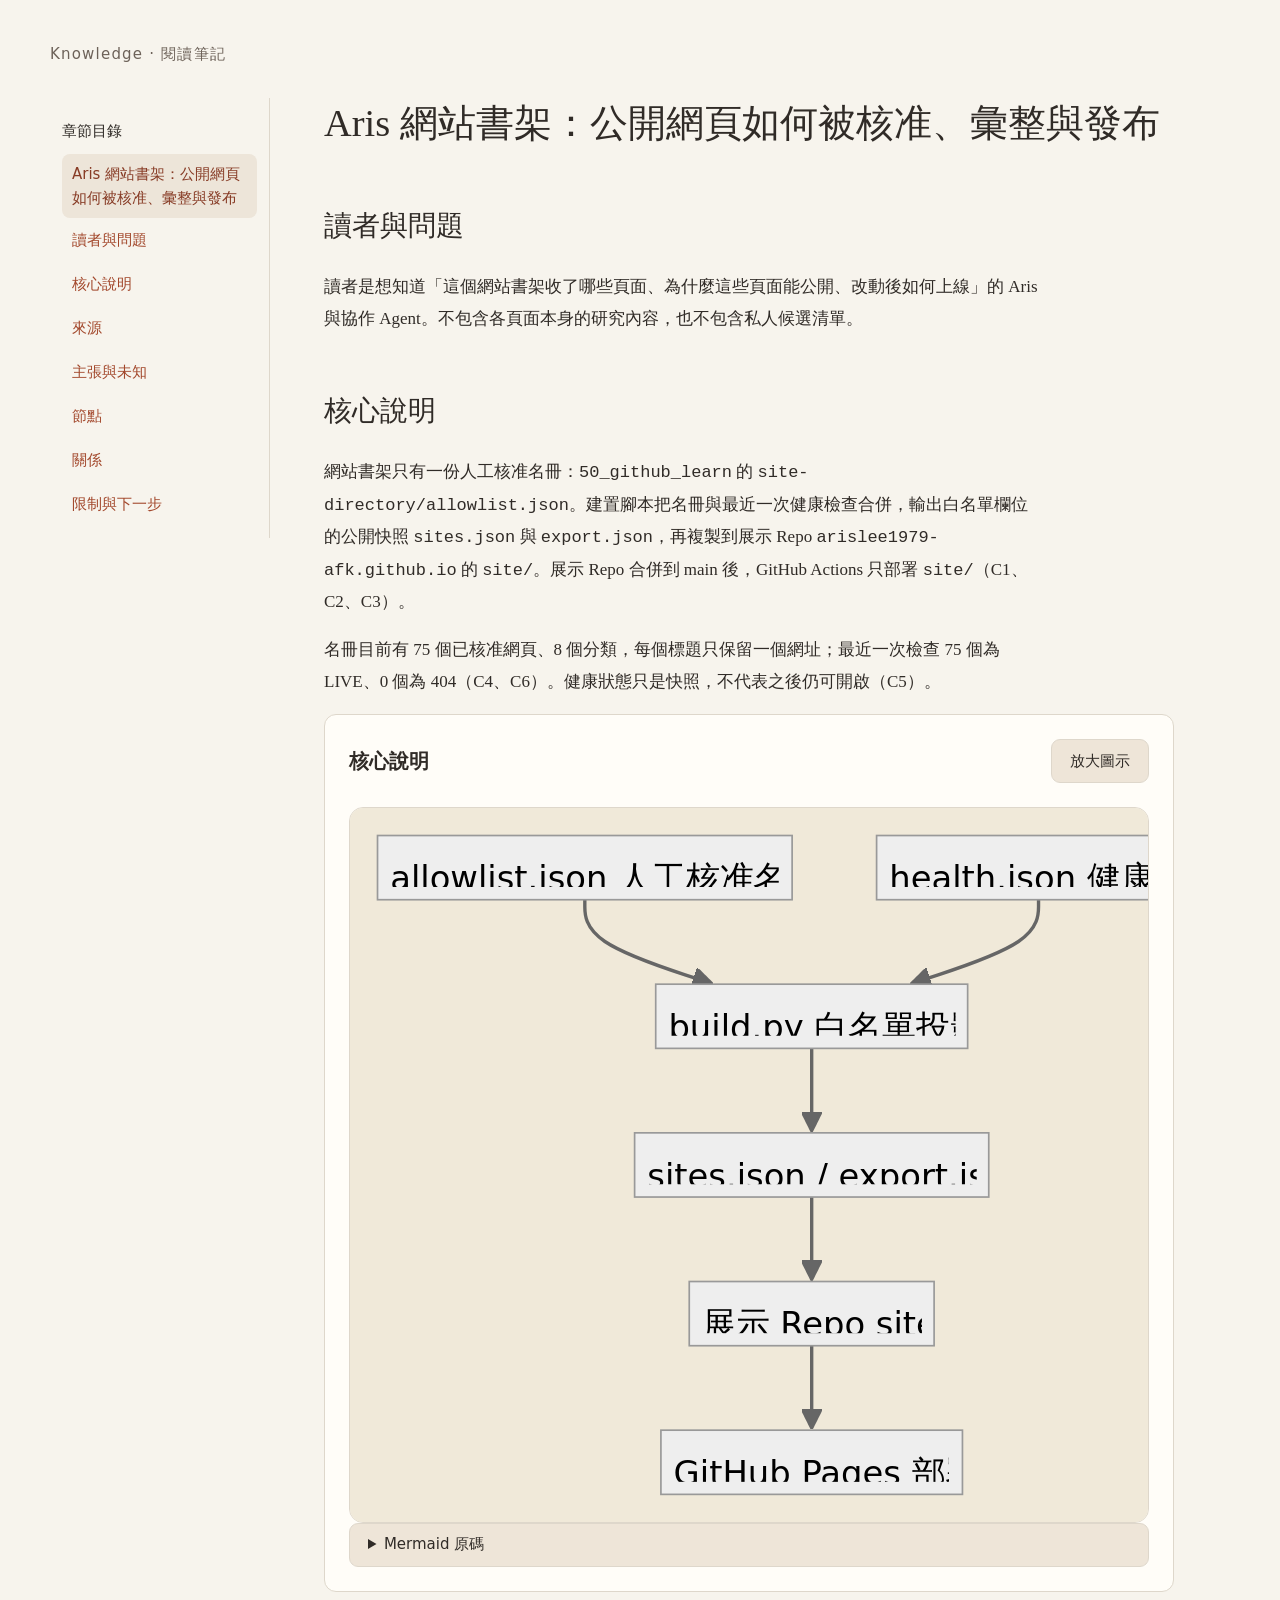
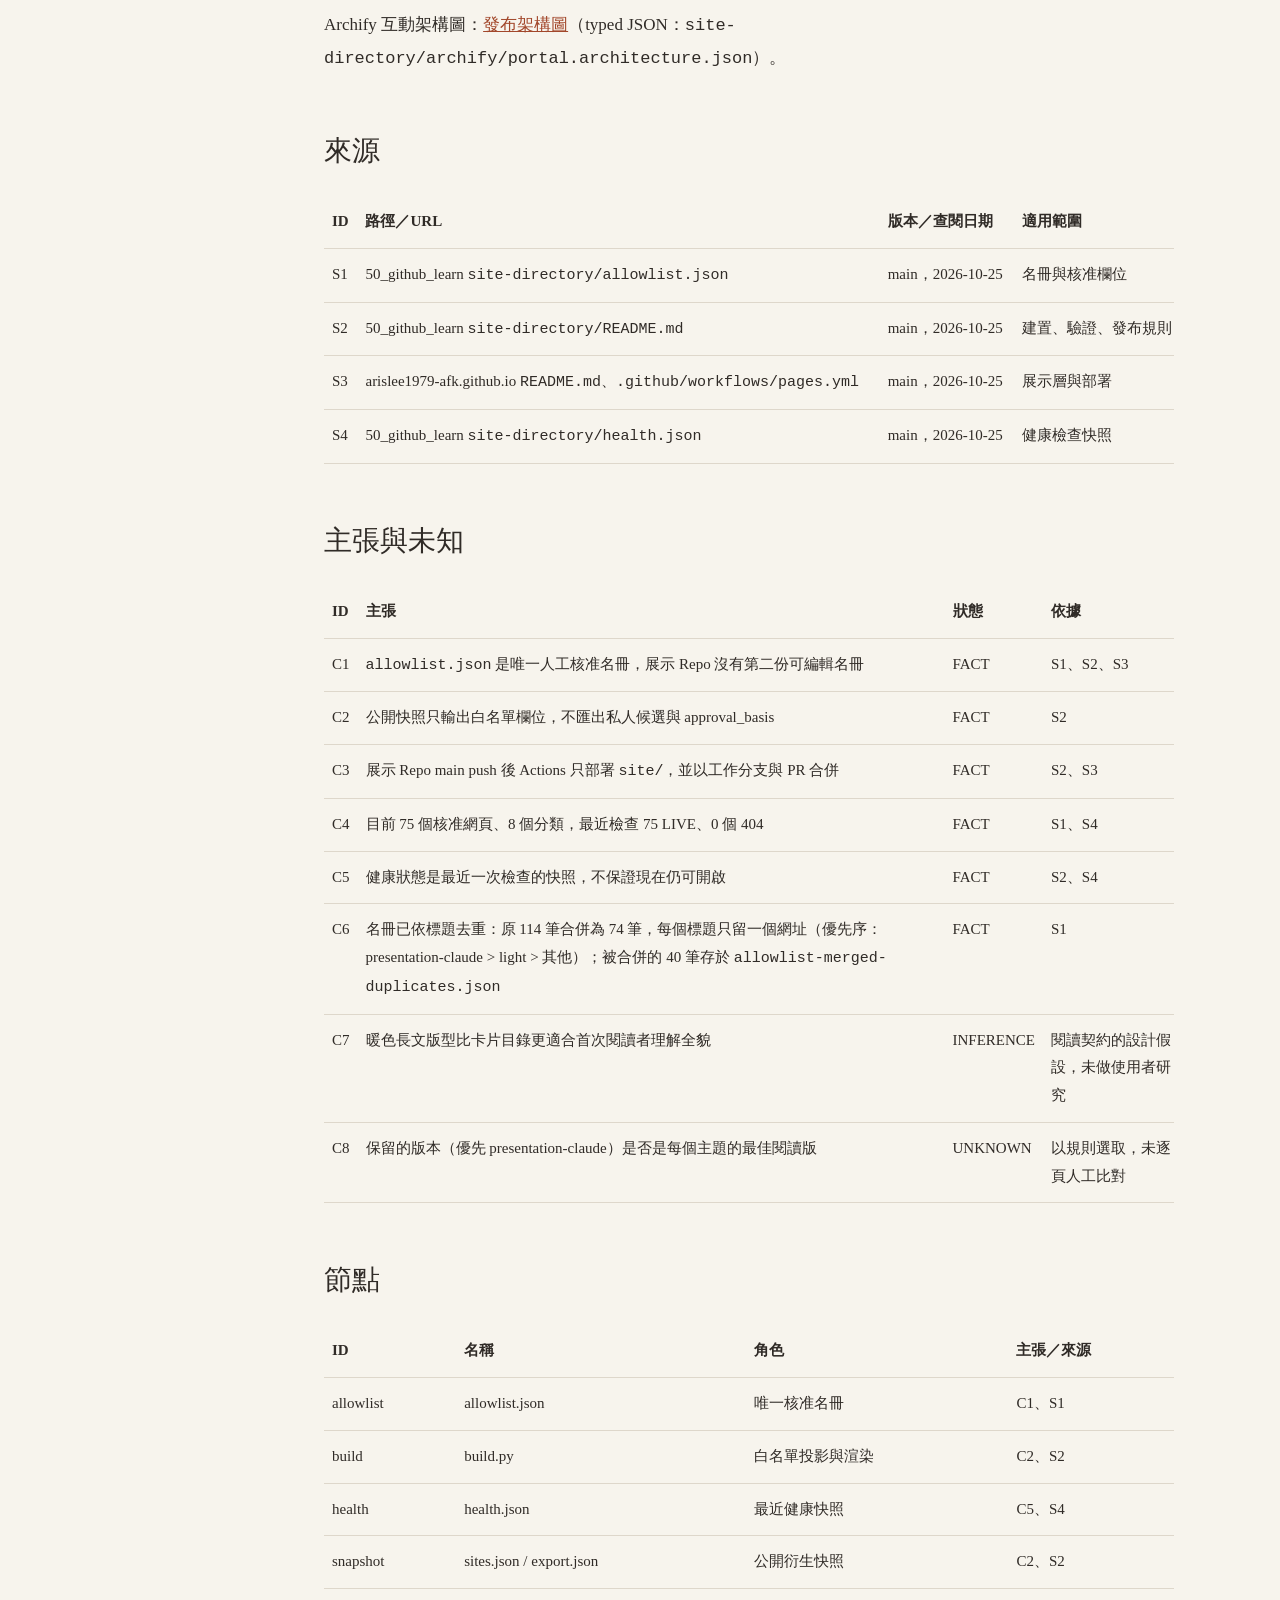
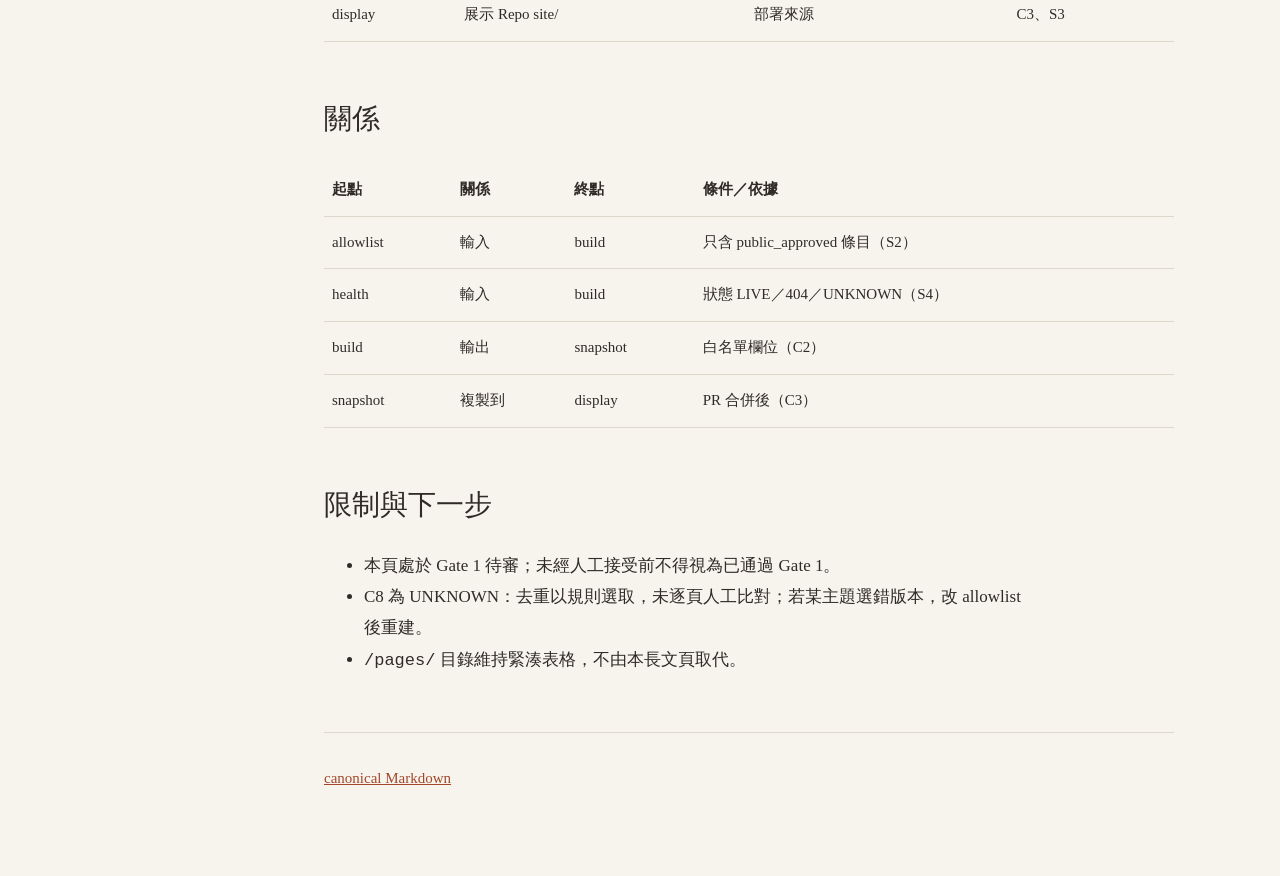
<file: site/l2/site-portal-claude/index.html>
<!DOCTYPE html><html lang="zh-TW"><head><meta charset="UTF-8"><meta name="viewport" content="width=device-width,initial-scale=1"><title>Aris 網站書架：公開網頁如何被核准、彙整與發布 · Claude</title><link rel="stylesheet" href="assets/claude/tokens.css"><script defer src="assets/flash/components/reading-toc.js"></script><script defer src="assets/flash/components/diagram-lightbox.js"></script></head><body class="knowledge-reading" data-reading-profile="fast-default" data-renderer="claude"><div class="container"><header class="reading-header">Knowledge · 閱讀筆記</header><div class="reading-shell"><aside class="reading-toc" data-reading-toc aria-label="章節目錄"><details open><summary>章節目錄 <span data-reading-position></span></summary><nav aria-label="知識章節"><a class="reading-toc__link" data-reading-link href="#overview">Aris 網站書架：公開網頁如何被核准、彙整與發布</a>
<a class="reading-toc__link" data-reading-link href="#section-2">讀者與問題</a>
<a class="reading-toc__link" data-reading-link href="#section-3">核心說明</a>
<a class="reading-toc__link" data-reading-link href="#section-4">來源</a>
<a class="reading-toc__link" data-reading-link href="#evidence">主張與未知</a>
<a class="reading-toc__link" data-reading-link href="#section-6">節點</a>
<a class="reading-toc__link" data-reading-link href="#section-7">關係</a>
<a class="reading-toc__link" data-reading-link href="#section-8">限制與下一步</a></nav></details></aside><main class="reading-main" data-reading-main><section class="reading-section page-hero" id="overview" data-reading-target data-reading-region="overview"><h1 data-canonical-block>Aris 網站書架：公開網頁如何被核准、彙整與發布</h1></section>
<section class="reading-section " id="section-2" data-reading-target data-reading-region="chapter"><h2 data-canonical-block>讀者與問題</h2>
<div class="reading-prose" data-canonical-block><p>讀者是想知道「這個網站書架收了哪些頁面、為什麼這些頁面能公開、改動後如何上線」的 Aris 與協作 Agent。不包含各頁面本身的研究內容，也不包含私人候選清單。</p>
</div></section>
<section class="reading-section " id="section-3" data-reading-target data-reading-region="other"><h2 data-canonical-block>核心說明</h2>
<div class="reading-prose" data-canonical-block><p>網站書架只有一份人工核准名冊：<code>50_github_learn</code> 的 <code>site-directory/allowlist.json</code>。建置腳本把名冊與最近一次健康檢查合併，輸出白名單欄位的公開快照 <code>sites.json</code> 與 <code>export.json</code>，再複製到展示 Repo <code>arislee1979-afk.github.io</code> 的 <code>site/</code>。展示 Repo 合併到 main 後，GitHub Actions 只部署 <code>site/</code>（C1、C2、C3）。</p>
</div>
<div class="reading-prose" data-canonical-block><p>名冊目前有 75 個已核准網頁、8 個分類，每個標題只保留一個網址；最近一次檢查 75 個為 LIVE、0 個為 404（C4、C6）。健康狀態只是快照，不代表之後仍可開啟（C5）。</p>
</div>
<section class="glass-card diagram-card" data-diagram-card data-diagram-title="核心說明"><div class="diagram-card__header"><h3>核心說明</h3><button class="btn btn-primary" data-diagram-open type="button" aria-label="放大核心說明">放大圖示</button></div><div class="svg-shell"><svg data-mermaid-diagram="diagram-0" role="img" aria-label="核心說明" aria-roledescription="flowchart-v2" role="graphics-document document" viewBox="-8 -8 503.140625 406" style="max-width: 503.140625px;" xmlns="http://www.w3.org/2000/svg" width="100%" id="knowledge-diagram-0"><style>[data-mermaid-diagram="diagram-0"]{font-family:system-ui,sans-serif;font-size:20px;fill:#000000;}[data-mermaid-diagram="diagram-0"] .error-icon{fill:#552222;}[data-mermaid-diagram="diagram-0"] .error-text{fill:#552222;stroke:#552222;}[data-mermaid-diagram="diagram-0"] .edge-thickness-normal{stroke-width:2px;}[data-mermaid-diagram="diagram-0"] .edge-thickness-thick{stroke-width:3.5px;}[data-mermaid-diagram="diagram-0"] .edge-pattern-solid{stroke-dasharray:0;}[data-mermaid-diagram="diagram-0"] .edge-pattern-dashed{stroke-dasharray:3;}[data-mermaid-diagram="diagram-0"] .edge-pattern-dotted{stroke-dasharray:2;}[data-mermaid-diagram="diagram-0"] .marker{fill:#666;stroke:#666;}[data-mermaid-diagram="diagram-0"] .marker.cross{stroke:#666;}[data-mermaid-diagram="diagram-0"] svg{font-family:system-ui,sans-serif;font-size:20px;}[data-mermaid-diagram="diagram-0"] .label{font-family:system-ui,sans-serif;color:#000000;}[data-mermaid-diagram="diagram-0"] .cluster-label text{fill:#333;}[data-mermaid-diagram="diagram-0"] .cluster-label span,[data-mermaid-diagram="diagram-0"] p{color:#333;}[data-mermaid-diagram="diagram-0"] .label text,[data-mermaid-diagram="diagram-0"] span,[data-mermaid-diagram="diagram-0"] p{fill:#000000;color:#000000;}[data-mermaid-diagram="diagram-0"] .node rect,[data-mermaid-diagram="diagram-0"] .node circle,[data-mermaid-diagram="diagram-0"] .node ellipse,[data-mermaid-diagram="diagram-0"] .node polygon,[data-mermaid-diagram="diagram-0"] .node path{fill:#eee;stroke:#999;stroke-width:1px;}[data-mermaid-diagram="diagram-0"] .flowchart-label text{text-anchor:middle;}[data-mermaid-diagram="diagram-0"] .node .katex path{fill:#000;stroke:#000;stroke-width:1px;}[data-mermaid-diagram="diagram-0"] .node .label{text-align:center;}[data-mermaid-diagram="diagram-0"] .node.clickable{cursor:pointer;}[data-mermaid-diagram="diagram-0"] .arrowheadPath{fill:#333333;}[data-mermaid-diagram="diagram-0"] .edgePath .path{stroke:#666;stroke-width:2.0px;}[data-mermaid-diagram="diagram-0"] .flowchart-link{stroke:#666;fill:none;}[data-mermaid-diagram="diagram-0"] .edgeLabel{background-color:white;text-align:center;}[data-mermaid-diagram="diagram-0"] .edgeLabel rect{opacity:0.5;background-color:white;fill:white;}[data-mermaid-diagram="diagram-0"] .labelBkg{background-color:rgba(255, 255, 255, 0.5);}[data-mermaid-diagram="diagram-0"] .cluster rect{fill:hsl(0, 0%, 98.9215686275%);stroke:#707070;stroke-width:1px;}[data-mermaid-diagram="diagram-0"] .cluster text{fill:#333;}[data-mermaid-diagram="diagram-0"] .cluster span,[data-mermaid-diagram="diagram-0"] p{color:#333;}[data-mermaid-diagram="diagram-0"] div.mermaidTooltip{position:absolute;text-align:center;max-width:200px;padding:2px;font-family:system-ui,sans-serif;font-size:12px;background:hsl(-160, 0%, 93.3333333333%);border:1px solid #707070;border-radius:2px;pointer-events:none;z-index:100;}[data-mermaid-diagram="diagram-0"] .flowchartTitleText{text-anchor:middle;font-size:18px;fill:#000000;}[data-mermaid-diagram="diagram-0"] :root{--mermaid-font-family:"trebuchet ms",verdana,arial,sans-serif;}</style><g><marker orient="auto" markerHeight="12" markerWidth="12" markerUnits="userSpaceOnUse" refY="5" refX="6" viewBox="0 0 10 10" class="marker flowchart" id="knowledge-diagram-0_flowchart-pointEnd"><path style="stroke-width: 1; stroke-dasharray: 1, 0;" class="arrowMarkerPath" d="M 0 0 L 10 5 L 0 10 z"></path></marker><marker orient="auto" markerHeight="12" markerWidth="12" markerUnits="userSpaceOnUse" refY="5" refX="4.5" viewBox="0 0 10 10" class="marker flowchart" id="knowledge-diagram-0_flowchart-pointStart"><path style="stroke-width: 1; stroke-dasharray: 1, 0;" class="arrowMarkerPath" d="M 0 5 L 10 10 L 10 0 z"></path></marker><marker orient="auto" markerHeight="11" markerWidth="11" markerUnits="userSpaceOnUse" refY="5" refX="11" viewBox="0 0 10 10" class="marker flowchart" id="knowledge-diagram-0_flowchart-circleEnd"><circle style="stroke-width: 1; stroke-dasharray: 1, 0;" class="arrowMarkerPath" r="5" cy="5" cx="5"></circle></marker><marker orient="auto" markerHeight="11" markerWidth="11" markerUnits="userSpaceOnUse" refY="5" refX="-1" viewBox="0 0 10 10" class="marker flowchart" id="knowledge-diagram-0_flowchart-circleStart"><circle style="stroke-width: 1; stroke-dasharray: 1, 0;" class="arrowMarkerPath" r="5" cy="5" cx="5"></circle></marker><marker orient="auto" markerHeight="11" markerWidth="11" markerUnits="userSpaceOnUse" refY="5.2" refX="12" viewBox="0 0 11 11" class="marker cross flowchart" id="knowledge-diagram-0_flowchart-crossEnd"><path style="stroke-width: 2; stroke-dasharray: 1, 0;" class="arrowMarkerPath" d="M 1,1 l 9,9 M 10,1 l -9,9"></path></marker><marker orient="auto" markerHeight="11" markerWidth="11" markerUnits="userSpaceOnUse" refY="5.2" refX="-1" viewBox="0 0 11 11" class="marker cross flowchart" id="knowledge-diagram-0_flowchart-crossStart"><path style="stroke-width: 2; stroke-dasharray: 1, 0;" class="arrowMarkerPath" d="M 1,1 l 9,9 M 10,1 l -9,9"></path></marker><g class="root"><g class="clusters"></g><g class="edgePaths"><path marker-end="url(#knowledge-diagram-0_flowchart-pointEnd)" style="fill:none;" class="edge-thickness-normal edge-pattern-solid flowchart-link LS-A LE-B" id="L-A-B-0" d="M122.711,38L122.711,42.167C122.711,46.333,122.711,54.667,134.588,62.725C146.465,70.783,170.219,78.566,182.096,82.458L193.973,86.35"></path><path marker-end="url(#knowledge-diagram-0_flowchart-pointEnd)" style="fill:none;" class="edge-thickness-normal edge-pattern-solid flowchart-link LS-H LE-B" id="L-H-B-0" d="M391.281,38L391.281,42.167C391.281,46.333,391.281,54.667,379.404,62.725C367.527,70.783,343.773,78.566,331.896,82.458L320.019,86.35"></path><path marker-end="url(#knowledge-diagram-0_flowchart-pointEnd)" style="fill:none;" class="edge-thickness-normal edge-pattern-solid flowchart-link LS-B LE-S" id="L-B-S-0" d="M256.996,126L256.996,130.167C256.996,134.333,256.996,142.667,256.996,150.117C256.996,157.567,256.996,164.133,256.996,167.417L256.996,170.7"></path><path marker-end="url(#knowledge-diagram-0_flowchart-pointEnd)" style="fill:none;" class="edge-thickness-normal edge-pattern-solid flowchart-link LS-S LE-R" id="L-S-R-0" d="M256.996,214L256.996,218.167C256.996,222.333,256.996,230.667,256.996,238.117C256.996,245.567,256.996,252.133,256.996,255.417L256.996,258.7"></path><path marker-end="url(#knowledge-diagram-0_flowchart-pointEnd)" style="fill:none;" class="edge-thickness-normal edge-pattern-solid flowchart-link LS-R LE-P" id="L-R-P-0" d="M256.996,302L256.996,306.167C256.996,310.333,256.996,318.667,256.996,326.117C256.996,333.567,256.996,340.133,256.996,343.417L256.996,346.7"></path></g><g class="edgeLabels"><g class="edgeLabel"><g transform="translate(0, 0)" class="label"><foreignObject height="0" width="0"><div style="display: inline-block; white-space: nowrap;" xmlns="http://www.w3.org/1999/xhtml"><span class="edgeLabel"></span></div></foreignObject></g></g><g class="edgeLabel"><g transform="translate(0, 0)" class="label"><foreignObject height="0" width="0"><div style="display: inline-block; white-space: nowrap;" xmlns="http://www.w3.org/1999/xhtml"><span class="edgeLabel"></span></div></foreignObject></g></g><g class="edgeLabel"><g transform="translate(0, 0)" class="label"><foreignObject height="0" width="0"><div style="display: inline-block; white-space: nowrap;" xmlns="http://www.w3.org/1999/xhtml"><span class="edgeLabel"></span></div></foreignObject></g></g><g class="edgeLabel"><g transform="translate(0, 0)" class="label"><foreignObject height="0" width="0"><div style="display: inline-block; white-space: nowrap;" xmlns="http://www.w3.org/1999/xhtml"><span class="edgeLabel"></span></div></foreignObject></g></g><g class="edgeLabel"><g transform="translate(0, 0)" class="label"><foreignObject height="0" width="0"><div style="display: inline-block; white-space: nowrap;" xmlns="http://www.w3.org/1999/xhtml"><span class="edgeLabel"></span></div></foreignObject></g></g></g><g class="nodes"><g transform="translate(122.7109375, 19)" data-id="A" data-node="true" id="flowchart-A-0" class="node default default flowchart-label"><rect height="38" width="245.421875" y="-19" x="-122.7109375" ry="0" rx="0" style="" class="basic label-container"></rect><g transform="translate(-115.2109375, -11.5)" style="" class="label"><rect></rect><foreignObject height="23" width="230.421875"><div style="display: inline-block; white-space: nowrap;" xmlns="http://www.w3.org/1999/xhtml"><span class="nodeLabel">allowlist.json 人工核准名冊</span></div></foreignObject></g></g><g transform="translate(256.99609375, 107)" data-id="B" data-node="true" id="flowchart-B-1" class="node default default flowchart-label"><rect height="38" width="184.640625" y="-19" x="-92.3203125" ry="0" rx="0" style="" class="basic label-container"></rect><g transform="translate(-84.8203125, -11.5)" style="" class="label"><rect></rect><foreignObject height="23" width="169.640625"><div style="display: inline-block; white-space: nowrap;" xmlns="http://www.w3.org/1999/xhtml"><span class="nodeLabel">build.py 白名單投影</span></div></foreignObject></g></g><g transform="translate(391.28125, 19)" data-id="H" data-node="true" id="flowchart-H-2" class="node default default flowchart-label"><rect height="38" width="191.71875" y="-19" x="-95.859375" ry="0" rx="0" style="" class="basic label-container"></rect><g transform="translate(-88.359375, -11.5)" style="" class="label"><rect></rect><foreignObject height="23" width="176.71875"><div style="display: inline-block; white-space: nowrap;" xmlns="http://www.w3.org/1999/xhtml"><span class="nodeLabel">health.json 健康快照</span></div></foreignObject></g></g><g transform="translate(256.99609375, 195)" data-id="S" data-node="true" id="flowchart-S-5" class="node default default flowchart-label"><rect height="38" width="209.625" y="-19" x="-104.8125" ry="0" rx="0" style="" class="basic label-container"></rect><g transform="translate(-97.3125, -11.5)" style="" class="label"><rect></rect><foreignObject height="23" width="194.625"><div style="display: inline-block; white-space: nowrap;" xmlns="http://www.w3.org/1999/xhtml"><span class="nodeLabel">sites.json / export.json</span></div></foreignObject></g></g><g transform="translate(256.99609375, 283)" data-id="R" data-node="true" id="flowchart-R-7" class="node default default flowchart-label"><rect height="38" width="144.9375" y="-19" x="-72.46875" ry="0" rx="0" style="" class="basic label-container"></rect><g transform="translate(-64.96875, -11.5)" style="" class="label"><rect></rect><foreignObject height="23" width="129.9375"><div style="display: inline-block; white-space: nowrap;" xmlns="http://www.w3.org/1999/xhtml"><span class="nodeLabel">展示 Repo site/</span></div></foreignObject></g></g><g transform="translate(256.99609375, 371)" data-id="P" data-node="true" id="flowchart-P-9" class="node default default flowchart-label"><rect height="38" width="178.484375" y="-19" x="-89.2421875" ry="0" rx="0" style="" class="basic label-container"></rect><g transform="translate(-81.7421875, -11.5)" style="" class="label"><rect></rect><foreignObject height="23" width="163.484375"><div style="display: inline-block; white-space: nowrap;" xmlns="http://www.w3.org/1999/xhtml"><span class="nodeLabel">GitHub Pages 部署</span></div></foreignObject></g></g></g></g></g></svg></div><details class="mermaid-source"><summary class="btn btn-glass">Mermaid 原碼</summary><pre data-canonical-block><code>flowchart TB
  A[&quot;allowlist.json 人工核准名冊&quot;] --&gt; B[&quot;build.py 白名單投影&quot;]
  H[&quot;health.json 健康快照&quot;] --&gt; B
  B --&gt; S[&quot;sites.json / export.json&quot;]
  S --&gt; R[&quot;展示 Repo site/&quot;]
  R --&gt; P[&quot;GitHub Pages 部署&quot;]</code></pre></details></section>
<div class="reading-prose" data-canonical-block><p>Archify 互動架構圖：<a href="https://arislee1979-afk.github.io/architecture/">發布架構圖</a>（typed JSON：<code>site-directory/archify/portal.architecture.json</code>）。</p>
</div></section>
<section class="reading-section " id="section-4" data-reading-target data-reading-region="other"><h2 data-canonical-block>來源</h2>
<div class="reading-prose" data-canonical-block><table class="reading-matrix data-matrix">
<thead>
<tr>
<th>ID</th>
<th>路徑／URL</th>
<th>版本／查閱日期</th>
<th>適用範圍</th>
</tr>
</thead>
<tbody><tr>
<td>S1</td>
<td>50_github_learn <code>site-directory/allowlist.json</code></td>
<td>main，2026-10-25</td>
<td>名冊與核准欄位</td>
</tr>
<tr>
<td>S2</td>
<td>50_github_learn <code>site-directory/README.md</code></td>
<td>main，2026-10-25</td>
<td>建置、驗證、發布規則</td>
</tr>
<tr>
<td>S3</td>
<td>arislee1979-afk.github.io <code>README.md</code>、<code>.github/workflows/pages.yml</code></td>
<td>main，2026-10-25</td>
<td>展示層與部署</td>
</tr>
<tr>
<td>S4</td>
<td>50_github_learn <code>site-directory/health.json</code></td>
<td>main，2026-10-25</td>
<td>健康檢查快照</td>
</tr>
</tbody></table>
</div></section>
<section class="reading-section " id="evidence" data-reading-target data-reading-region="evidence"><h2 data-canonical-block>主張與未知</h2>
<div class="reading-prose" data-canonical-block><table class="reading-matrix data-matrix">
<thead>
<tr>
<th>ID</th>
<th>主張</th>
<th>狀態</th>
<th>依據</th>
</tr>
</thead>
<tbody><tr>
<td>C1</td>
<td><code>allowlist.json</code> 是唯一人工核准名冊，展示 Repo 沒有第二份可編輯名冊</td>
<td>FACT</td>
<td>S1、S2、S3</td>
</tr>
<tr>
<td>C2</td>
<td>公開快照只輸出白名單欄位，不匯出私人候選與 approval_basis</td>
<td>FACT</td>
<td>S2</td>
</tr>
<tr>
<td>C3</td>
<td>展示 Repo main push 後 Actions 只部署 <code>site/</code>，並以工作分支與 PR 合併</td>
<td>FACT</td>
<td>S2、S3</td>
</tr>
<tr>
<td>C4</td>
<td>目前 75 個核准網頁、8 個分類，最近檢查 75 LIVE、0 個 404</td>
<td>FACT</td>
<td>S1、S4</td>
</tr>
<tr>
<td>C5</td>
<td>健康狀態是最近一次檢查的快照，不保證現在仍可開啟</td>
<td>FACT</td>
<td>S2、S4</td>
</tr>
<tr>
<td>C6</td>
<td>名冊已依標題去重：原 114 筆合併為 74 筆，每個標題只留一個網址（優先序：presentation-claude &gt; light &gt; 其他）；被合併的 40 筆存於 <code>allowlist-merged-duplicates.json</code></td>
<td>FACT</td>
<td>S1</td>
</tr>
<tr>
<td>C7</td>
<td>暖色長文版型比卡片目錄更適合首次閱讀者理解全貌</td>
<td>INFERENCE</td>
<td>閱讀契約的設計假設，未做使用者研究</td>
</tr>
<tr>
<td>C8</td>
<td>保留的版本（優先 presentation-claude）是否是每個主題的最佳閱讀版</td>
<td>UNKNOWN</td>
<td>以規則選取，未逐頁人工比對</td>
</tr>
</tbody></table>
</div></section>
<section class="reading-section " id="section-6" data-reading-target data-reading-region="other"><h2 data-canonical-block>節點</h2>
<div class="reading-prose" data-canonical-block><table class="reading-matrix data-matrix">
<thead>
<tr>
<th>ID</th>
<th>名稱</th>
<th>角色</th>
<th>主張／來源</th>
</tr>
</thead>
<tbody><tr>
<td>allowlist</td>
<td>allowlist.json</td>
<td>唯一核准名冊</td>
<td>C1、S1</td>
</tr>
<tr>
<td>build</td>
<td>build.py</td>
<td>白名單投影與渲染</td>
<td>C2、S2</td>
</tr>
<tr>
<td>health</td>
<td>health.json</td>
<td>最近健康快照</td>
<td>C5、S4</td>
</tr>
<tr>
<td>snapshot</td>
<td>sites.json / export.json</td>
<td>公開衍生快照</td>
<td>C2、S2</td>
</tr>
<tr>
<td>display</td>
<td>展示 Repo site/</td>
<td>部署來源</td>
<td>C3、S3</td>
</tr>
</tbody></table>
</div></section>
<section class="reading-section " id="section-7" data-reading-target data-reading-region="other"><h2 data-canonical-block>關係</h2>
<div class="reading-prose" data-canonical-block><table class="reading-matrix data-matrix">
<thead>
<tr>
<th>起點</th>
<th>關係</th>
<th>終點</th>
<th>條件／依據</th>
</tr>
</thead>
<tbody><tr>
<td>allowlist</td>
<td>輸入</td>
<td>build</td>
<td>只含 public_approved 條目（S2）</td>
</tr>
<tr>
<td>health</td>
<td>輸入</td>
<td>build</td>
<td>狀態 LIVE／404／UNKNOWN（S4）</td>
</tr>
<tr>
<td>build</td>
<td>輸出</td>
<td>snapshot</td>
<td>白名單欄位（C2）</td>
</tr>
<tr>
<td>snapshot</td>
<td>複製到</td>
<td>display</td>
<td>PR 合併後（C3）</td>
</tr>
</tbody></table>
</div></section>
<section class="reading-section " id="section-8" data-reading-target data-reading-region="other"><h2 data-canonical-block>限制與下一步</h2>
<div class="reading-prose" data-canonical-block><ul>
<li>本頁處於 Gate 1 待審；未經人工接受前不得視為已通過 Gate 1。</li>
<li>C8 為 UNKNOWN：去重以規則選取，未逐頁人工比對；若某主題選錯版本，改 allowlist 後重建。</li>
<li><code>/pages/</code> 目錄維持緊湊表格，不由本長文頁取代。</li>
</ul>
</div></section><footer><a class="reading-source" data-reading-source data-source-sha256="5066e7d24e8713d31cec21b578e71dd3ff4e2fade4a5f20d30bef40970a895b0" href="../../knowledge/site-portal/knowledge.md">canonical Markdown</a></footer></main></div></div><script type="application/json" id="canonical-source">{"source_sha256":"5066e7d24e8713d31cec21b578e71dd3ff4e2fade4a5f20d30bef40970a895b0","markdown_base64":"IyBBcmlzIOe2suermeabuOaetu+8muWFrOmWi+e2sumggeWmguS9leiiq+aguOWHhuOAgeW9meaVtOiIh+eZvOW4gyB7I292ZXJ2aWV3fQoKIyMg6K6A6ICF6IiH5ZWP6aGMCgroroDogIXmmK/[base64]/kuI3ljIXlkKvnp4HkurrlgJnpgbjmuIXllq7jgIIKCiMjIOaguOW/[base64]/neeVmeS4gOWAi+e2suWdgO+8m+acgOi/keS4gOasoeaqouafpSA3NSDlgIvngrogTElWReOAgTAg5YCL54K6IDQwNO+8iEM044CBQzbvvInjgILlgaXlurfni4DmhYvlj6rmmK/lv6vnhafvvIzkuI3ku6PooajkuYvlvozku43lj6/plovllZ/[base64]/[base64]/[base64]/keS4gOasoeaqouafpeeahOW/q+eFp++8jOS4jeS/[base64]/nlKjogIXnoJTnqbYgfAp8IEM4IHwg5L+d55WZ55qE54mI5pys77yI5YSq5YWIIHByZXNlbnRhdGlvbi1jbGF1ZGXvvInmmK/lkKbmmK/mr4/[base64]/keWBpeW6t+W/[base64]/liYfpgbjlj5bvvIzmnKrpgJDpoIHkurrlt6Xmr5TlsI3vvJvoi6Xmn5DkuLvpoYzpgbjpjK/niYjmnKzvvIzmlLkgYWxsb3dsaXN0IOW+jOmHjeW7uuOAggotIGAvcGFnZXMvYCDnm67pjITntq3mjIHnt4rmuYrooajmoLzvvIzkuI3nlLHmnKzplbfmlofpoIHlj5bku6PjgIIK","mermaid":["flowchart TB\n  A[\"allowlist.json 人工核准名冊\"] --> B[\"build.py 白名單投影\"]\n  H[\"health.json 健康快照\"] --> B\n  B --> S[\"sites.json / export.json\"]\n  S --> R[\"展示 Repo site/\"]\n  R --> P[\"GitHub Pages 部署\"]"]}</script></body></html>
</file>
<file: site/pages/list.css>
*{box-sizing:border-box}body{margin:0;background:#f6f8fb;color:#192b41;font-family:system-ui,-apple-system,"Noto Sans TC",sans-serif;line-height:1.65}a{color:#1454af;text-underline-offset:3px}a:focus-visible,input:focus-visible,select:focus-visible,button:focus-visible{outline:3px solid #ffb53b;outline-offset:3px}[hidden]{display:none!important}header{background:#fff;border-bottom:1px solid #d9e1ed;padding:18px max(24px,calc((100vw - 1280px)/2));display:flex;justify-content:space-between;gap:16px;font-size:14px}.brand{font-weight:750;text-decoration:none}header span,.eyebrow{color:#536b87;letter-spacing:.12em}main{max-width:1328px;margin:auto;padding:36px 24px}h1{font-size:clamp(30px,4vw,44px);line-height:1.2;margin:8px 0 20px;letter-spacing:-.03em}.eyebrow{margin:0;font-size:13px}.intro{font-size:18px;max-width:860px}.notice{padding:14px 18px;background:#edf3ff;border-left:4px solid #2761c0;font-size:14px}form{display:grid;grid-template-columns:1fr 230px auto;gap:16px;align-items:end;margin:28px 0 16px}label{display:block;font-weight:650;font-size:14px;margin-bottom:6px}input,select,button{font:inherit;min-height:46px;border:1px solid #b6c4d6;border-radius:7px;background:white;padding:9px 12px;color:inherit}input,select{width:100%}button{cursor:pointer}#result-count{font-size:14px;color:#49617e}table{border-collapse:collapse;width:100%;background:white;table-layout:fixed;border-top:2px solid #1e4b82}caption{text-align:left;font-size:13px;color:#526781;padding:12px 0}th{text-align:left;background:#ecf1f8;padding:14px 12px;font-size:13px}td{border-bottom:1px solid #dce4ef;padding:20px 12px;vertical-align:top;overflow-wrap:anywhere;font-size:14px}th:first-child{width:28%}th:nth-child(2){width:20%}th:nth-child(3){width:10%}th:nth-child(4){width:17%}th:nth-child(5){width:9%}th:nth-child(6){width:16%}.page-name{font-size:17px;font-weight:750;display:block;margin-bottom:12px}.read{display:inline-block;background:#164f9c;color:white;border-radius:6px;padding:8px 14px;text-decoration:none;font-weight:650;min-height:44px}.date-source{display:block;font-size:12px;color:#526781;margin-top:5px}.badge{display:inline-block;border-radius:4px;padding:3px 8px;font-weight:750;font-size:12px;background:#eff1f5;color:#42536a}.badge.live{background:#e4f5e9;color:#1d6431}.badge.broken{background:#fff0ed;color:#983824}footer{margin-top:32px;font-size:13px;color:#536b87}#empty{padding:32px;background:white;border:1px solid #dce4ef}@media(max-width:700px){header{padding:16px 20px}main{padding:28px 20px}form{grid-template-columns:1fr;gap:12px}button{justify-self:start}.intro{font-size:16px}table,tbody{display:block}thead{position:absolute;width:1px;height:1px;overflow:hidden;clip-path:inset(50%)}tr{display:grid;grid-template-columns:1fr 1fr;border-bottom:1px solid #c9d5e5;padding:18px 16px;gap:14px;background:white}td{display:block;border:0;padding:0;font-size:13px;min-width:0}td::before{content:attr(data-label);display:block;color:#5b708c;font-size:12px;margin-bottom:4px}td:first-child,td:nth-child(2){grid-column:1/-1}td:first-child::before{display:none}.page-name{font-size:18px}.read{padding:9px 16px}caption{display:block}table{border-top:2px solid #1e4b82}.notice{padding:12px 14px}footer{line-height:1.9}}
/* L2 light compact overrides */
body{font-size:13px;line-height:1.45;background:#fcfbf9;color:#1f2937}
header{padding:8px max(16px,calc((100vw - 1500px)/2));font-size:12px}
main{max-width:1500px;padding:14px 16px}
h1{font-size:20px;margin:2px 0 6px;letter-spacing:0;display:inline-block}
.eyebrow{display:inline-block;font-size:11px;margin-right:10px}
.intro{font-size:12px;margin:0 0 6px;max-width:none;color:#52606d}
.notice{padding:6px 10px;font-size:12px;margin:0 0 8px}
form{grid-template-columns:1fr 200px auto;gap:8px;margin:8px 0}
label{font-size:11px;margin-bottom:2px}
input,select,button{min-height:30px;padding:3px 8px;font-size:13px;border-radius:4px}
#result-count{font-size:12px;margin:4px 0}
table{table-layout:fixed;border-top:2px solid #b45309}
caption{display:none}
th{padding:6px 8px;font-size:11px;background:#f4efe6;position:sticky;top:0;z-index:1}
td{padding:5px 8px;font-size:12px;overflow:hidden;text-overflow:ellipsis;white-space:nowrap;vertical-align:middle;border-bottom:1px solid #e5e0d5}
tbody tr:nth-child(even){background:#fcfbf8}
tbody tr:hover{background:#fff6e5}
th:first-child{width:44%}th:nth-child(2){width:19%}th:nth-child(3){width:8%}th:nth-child(4){width:12%}th:nth-child(5){width:6%}th:nth-child(6){width:11%}
td:first-child{display:flex;align-items:center;gap:8px}
.page-name{font-size:13px;font-weight:650;margin:0;flex:1;min-width:0;overflow:hidden;text-overflow:ellipsis}
.read{padding:2px 8px;min-height:0;font-size:11px;background:#b45309;border-radius:3px;white-space:nowrap}
.date-source{display:inline;margin:0 0 0 4px;font-size:11px}
.badge{padding:1px 6px;font-size:11px}
footer{margin-top:10px;font-size:11px}
@media(max-width:700px){main{padding:10px}h1{font-size:18px}td{white-space:normal;font-size:12px}td:first-child{display:block}tr{padding:8px 10px;gap:6px}.page-name{display:block;margin-bottom:4px}}
a{color:#b45309}header{background:#f4efe6;border-bottom-color:#e5e0d5;padding:8px max(16px,calc((100vw - 1500px)/2))}.brand{color:#1f2937;font-family:Georgia,"Noto Serif TC",serif;font-size:15px}header span,.eyebrow{color:#6b7280;letter-spacing:.06em}header span a{text-decoration:none;font-weight:600;letter-spacing:0}.notice{background:#f4efe6;border-left-color:#b45309}#result-count{color:#6b7280}.read:hover{background:#92400e}
th:first-child{width:38%}th:nth-child(2){width:18%}th:nth-child(4){width:17%}th:nth-child(6){width:11%}
</file>
<file: site/l2/site-portal-claude/assets/claude/tokens.css>
/* Original warm reading presentation. No Claude clone code/assets. */
:root { color-scheme: light; --paper: #f7f4ed; --ink: #302b27; --muted: #6d6259; --line: #ded7cb; --accent: #a2472b; }
* { box-sizing: border-box; }
body { margin: 0; background: var(--paper); color: var(--ink); font: 17px/1.85 Georgia, 'Noto Serif TC', serif; }
.container { max-width: 1240px; margin: auto; padding: 42px 30px 90px; }
.reading-header { padding-bottom: 30px; color: var(--muted); font: 15px/1.7 system-ui,sans-serif; letter-spacing: .08em; }
.reading-shell { display: grid; grid-template-columns: 220px minmax(0,1fr); gap: 54px; align-items: start; }
.reading-main { min-width: 0; max-width: 850px; }
.reading-toc { position: sticky; top: 20px; max-height: calc(100dvh - 40px); overflow-y: auto; padding: 12px; border-right: 1px solid var(--line); font-family: system-ui,sans-serif; z-index: 40; background: var(--paper); }
.reading-toc summary { display: flex; align-items: center; min-height: 44px; font-size: 15px; cursor: pointer; }
[data-reading-position] { display: none; }
a { color: var(--accent); overflow-wrap: anywhere; }
.reading-toc__link { display: flex; align-items: center; min-height: 44px; padding: 8px 10px; font-size: 15px; line-height: 1.6; text-decoration: none; border-radius: 8px; }
.reading-toc__link[aria-current] { background: #ede5d9; color: #873b25; }
.reading-section { margin-bottom: 56px; scroll-margin-top: 24px; }
h1 { font-size: clamp(32px,3vw,44px); line-height: 1.35; font-weight: 500; margin: 0 0 28px; }
h2 { font-size: 28px; line-height: 1.5; font-weight: 500; margin: 0 0 24px; }
h3 { font-size: 20px; line-height: 1.5; margin: 0; }
p,li { font-size: 17px; line-height: 1.85; }
.reading-prose { max-width: 42em; overflow-wrap: anywhere; }
.glass-card { background: #fffdf8; border: 1px solid var(--line); border-radius: 12px; padding: 24px; }
.diagram-card__header { display: flex; align-items: center; justify-content: space-between; gap: 20px; margin-bottom: 24px; }
.btn { min-height: 44px; min-width: 44px; padding: 9px 18px; border: 1px solid var(--line); border-radius: 9px; background: #eee5d8; color: var(--ink); font: 15px/1.5 system-ui,sans-serif; cursor: pointer; }
.svg-shell { display: block; overflow-x: auto; }
.svg-shell svg { display: block; min-width: 850px; max-width: none !important; width: 100%; height: auto; }
pre { overflow-x: auto; font-size: 15px; line-height: 1.7; }
summary { min-height: 44px; font-size: 15px; cursor: pointer; }
.reading-matrix { border-collapse: collapse; width: 100%; font-size: 15px; }
th,td { padding: 12px 8px; text-align: left; vertical-align: top; border-bottom: 1px solid var(--line); overflow-wrap: anywhere; }
[data-claim-state="UNKNOWN"] { background: #f4e8d4; }
footer { border-top: 1px solid var(--line); padding-top: 24px; }
footer a { display: inline-flex; align-items: center; min-height: 44px; font-size: 15px; }
:focus-visible { outline: 2px solid var(--accent); outline-offset: 3px; }
.diagram-lightbox[hidden] { display: none; }
.diagram-lightbox { position: fixed; inset: 0; z-index: 100; display: flex; align-items: center; justify-content: center; background: #302b27b8; padding: 24px; }
.diagram-lightbox__panel { width: min(1200px,100%); max-height: 95dvh; background: var(--paper); padding: 24px; border-radius: 14px; }
.diagram-lightbox__header { display: flex; justify-content: space-between; align-items: center; gap: 20px; margin-bottom: 20px; }
.diagram-lightbox__title { font-size: 20px; }
.diagram-lightbox__stage { overflow: auto; max-height: 75dvh; }
.diagram-lightbox__stage svg { display: block; min-width: 1000px; max-width: none !important; width: 100%; height: auto; }
.diagram-modal-open { overflow: hidden; }
@media(max-width:1080px) { .reading-shell { grid-template-columns: 1fr; gap: 24px; } .reading-toc { top: 8px; max-height: calc(100dvh - 16px); border: 1px solid var(--line); border-radius: 10px; } .reading-section { scroll-margin-top: 104px; } }
@media(max-width:768px) { .container { padding: 20px 18px 60px; } .reading-section { margin-bottom: 40px; } .glass-card { padding: 18px; } .diagram-card__header { flex-wrap: wrap; } th,td { padding: 8px 4px; } .diagram-lightbox { padding: 10px; } .diagram-lightbox__panel { padding: 18px; } }

/* ===== claude-render-fidelity (branch codex/claude-render-fidelity-20261005) =====
   Rich long-form content the minimal shell rendered badly. Content-preserving
   shell fixes; source Markdown/Mermaid untouched. */
/* Wide tables (e.g. a 7-column matrix) squeezed to 1-2 chars/column with no
   horizontal scroll. Let a table widen to the main column and scroll below that. */
.reading-prose:has(table) { max-width: 100%; overflow-x: auto; -webkit-overflow-scrolling: touch; }
.reading-matrix { min-width: 860px; }
th, td { overflow-wrap: break-word; }
/* Diagrams are authored for a light mermaid theme on the warm paper page: a soft cream
   stage so the faint-beige node cards and colored subgraph borders read cleanly. */
.svg-shell { background: #f0e9d9; border: 1px solid var(--line); border-radius: 14px; padding: 14px; }
.diagram-lightbox__stage { background: #f0e9d9; }
/* Mobile touch targets: inline body links get a >=44px tap box. Desktop unchanged. */
@media(max-width:768px){ .reading-prose a{ display:inline-block; min-width:44px; padding:10px 12px; } }
</file>
